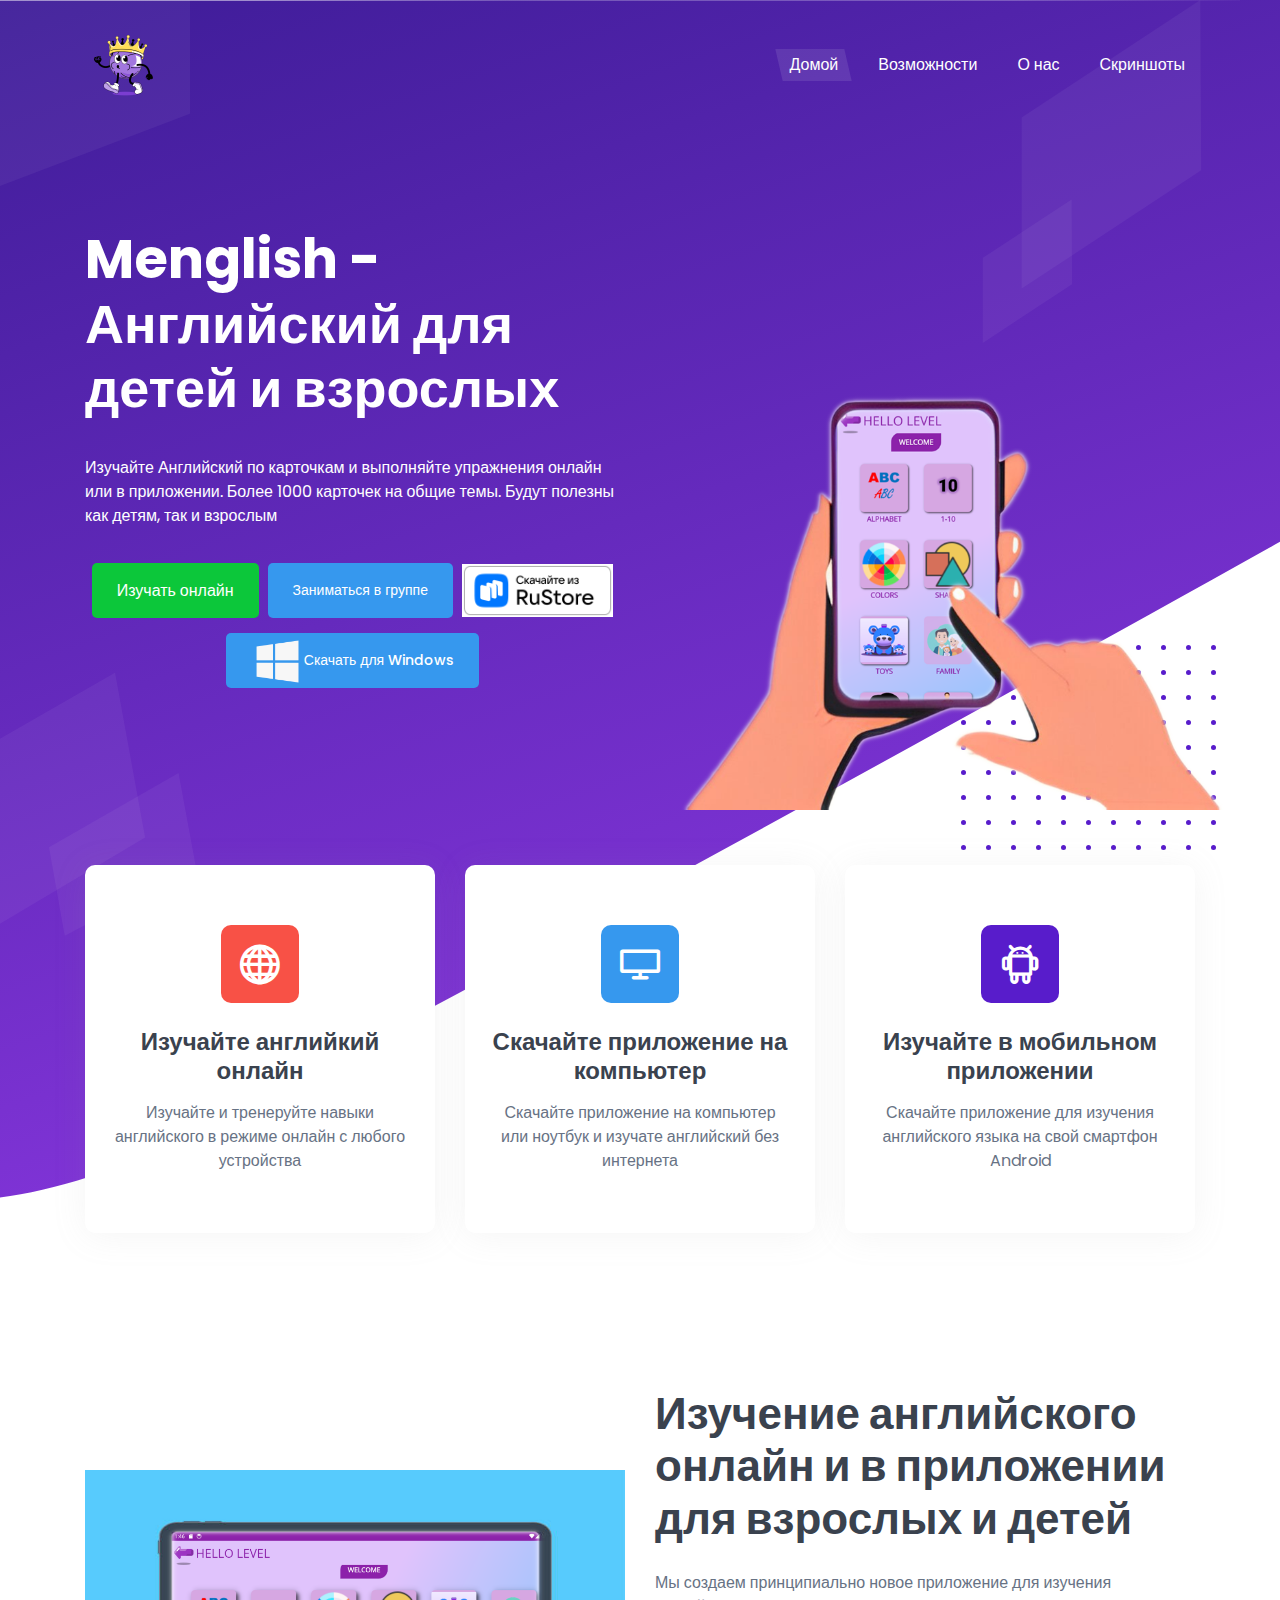
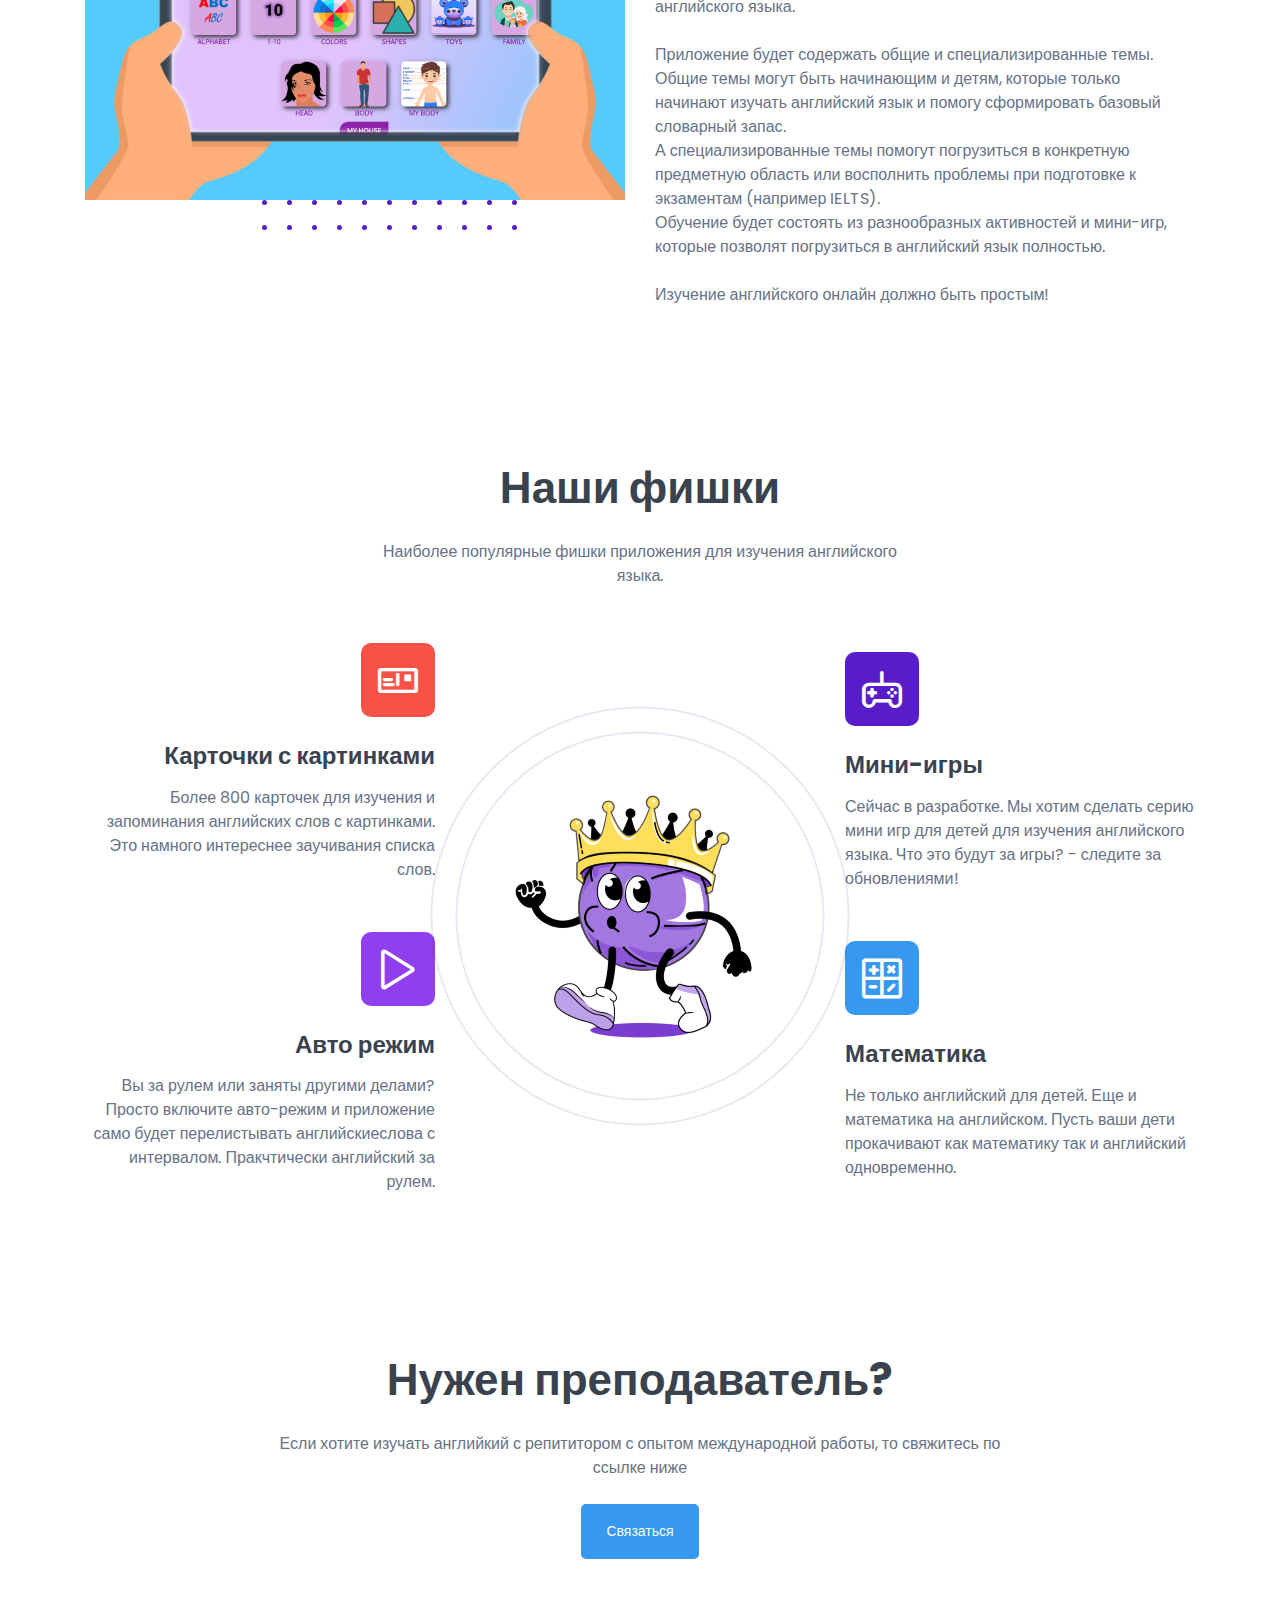
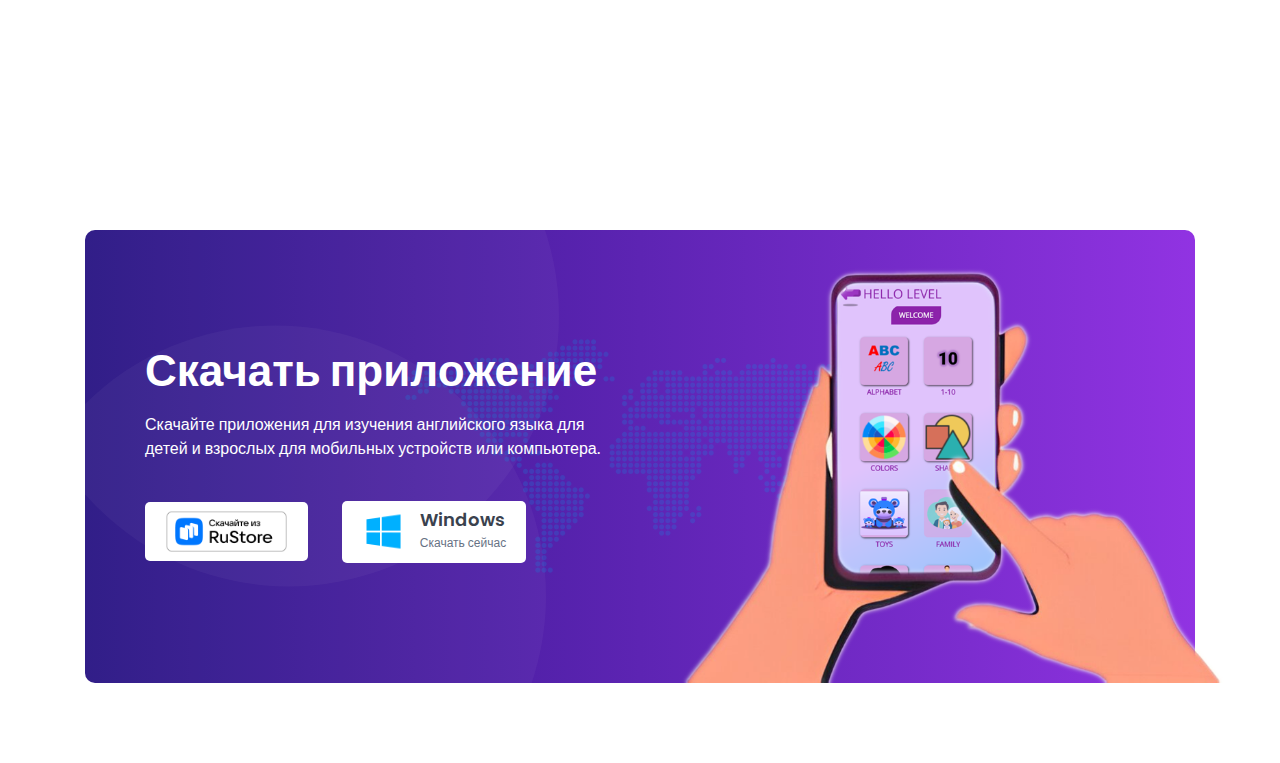
<file: index.html>
<!doctype html>
<html class="no-js" lang="en">

<head>
    <meta charset="utf-8">

    <!--====== Title ======-->
    <title>Menglish - Английский для детей и взрослых онлайн</title>

    <meta name="description" content="Приложение для изучения английского языка онлайн и в мобильном приложении">
    <meta name="keywords"
        content="английский язык, английский для детей, изучения английского, английский онлайн, английский для начинающих">
    <meta name="viewport" content="width=device-width, initial-scale=1">

    <!--====== Favicon Icon ======-->
    <link rel="shortcut icon" href="assets/images/favicon.png" type="image/png">
    <link rel="apple-touch-icon" href="assets/images/Icon-192.png">

    <!-- Favicon -->
    <link rel="icon" type="image/png" href="assets/images/favicon.png" />
    <link rel="icon" href="favicon.ico" />


    <!--====== Animate CSS ======-->
    <link rel="stylesheet" href="assets/css/animate.css">
    <link rel="stylesheet" href="assets/css/slick.css">



    <!--====== Line Icons CSS ======-->
    <link rel="stylesheet" href="assets/css/LineIcons.2.0.css">

    <!--====== Bootstrap CSS ======-->
    <link rel="stylesheet" href="assets/css/bootstrap.4.5.2.min.css">

    <!--====== Default CSS ======-->
    <link rel="stylesheet" href="assets/css/default.css">

    <!--====== Style CSS ======-->
    <link rel="stylesheet" href="assets/css/style.css">

</head>

<body>
    <!--[if IE]>
    <p class="browserupgrade">You are using an <strong>outdated</strong> browser. Please <a href="https://browsehappy.com/">upgrade your browser</a> to improve your experience and security.</p>
  <![endif]-->

    <!--====== PRELOADER PART START ======-->

    <div class="preloader">
        <div class="loader">
            <div class="ytp-spinner">
                <div class="ytp-spinner-container">
                    <div class="ytp-spinner-rotator">
                        <div class="ytp-spinner-left">
                            <div class="ytp-spinner-circle"></div>
                        </div>
                        <div class="ytp-spinner-right">
                            <div class="ytp-spinner-circle"></div>
                        </div>
                    </div>
                </div>
            </div>
        </div>
    </div>

    <!--====== PRELOADER PART ENDS ======-->

    <!--====== HEADER PART START ======-->

    <section class="header_area">
        <div class="header_navbar">
            <div class="container">
                <div class="row">
                    <div class="col-lg-12">
                        <nav class="navbar navbar-expand-lg">
                            <a class="navbar-brand" href="index.html">
                                <img height="80" src="assets/images/me_logo.png" alt="Logo">
                            </a>
                            <button class="navbar-toggler" type="button" data-toggle="collapse"
                                data-target="#navbarSupportedContent" aria-controls="navbarSupportedContent"
                                aria-expanded="false" aria-label="Toggle navigation">
                                <span class="toggler-icon"></span>
                                <span class="toggler-icon"></span>
                                <span class="toggler-icon"></span>
                            </button>

                            <div class="collapse navbar-collapse sub-menu-bar" id="navbarSupportedContent">
                                <ul id="nav" class="navbar-nav ml-auto">
                                    <li class="nav-item active">
                                        <a class="page-scroll" href="#home">Домой</a>
                                    </li>
                                    <li class="nav-item">
                                        <a class="page-scroll" href="#features">Возможности</a>
                                    </li>
                                    <li class="nav-item">
                                        <a class="page-scroll" href="#about">О нас</a>
                                    </li>
                                    <li class="nav-item">
                                        <a class="page-scroll" href="#screenshot">Скриншоты</a>
                                    </li>
                                    <!-- <li class="nav-item">
                                        <a class="page-scroll" href="#pricing">Pricing</a>
                                    </li>                                     -->
                                    <!-- <li class="nav-item">
                                        <a class="page-scroll" href="#blog">Блог</a>
                                    </li> -->
                                </ul>
                            </div> <!-- navbar collapse -->
                        </nav> <!-- navbar -->
                    </div>
                </div> <!-- row -->
            </div> <!-- container -->
        </div> <!-- header navbar -->

        <div id="home" class="header_hero d-lg-flex align-items-center">
            <img class="shape shape-1" src="assets/images/shape-1.svg" alt="shape">
            <img class="shape shape-2" src="assets/images/shape-2.svg" alt="shape">
            <img class="shape shape-3" src="assets/images/shape-3.svg" alt="shape">

            <div class="container">
                <div class="row align-items-center">
                    <div class="col-lg-6">
                        <div class="header_hero_content mt-45">
                            <h1 class="header_title wow fadeInLeftBig" data-wow-duration="1.3s" data-wow-delay="0.2s">
                                Menglish - Английский для детей и взрослых</h1>
                            <p class="wow fadeInLeftBig" data-wow-duration="1.3s" data-wow-delay="0.6s">
                                Изучайте Английский по карточкам и выполняйте упражнения онлайн или в приложении.
                                Более 1000 карточек на общие темы. Будут полезны как детям, так и взрослым
                            </p>
                            <ul>
                                <li><a class="online-btn wow fadeInUp" data-wow-duration="1.3s" data-wow-delay="1s"
                                        href="https://app.menglish.pro" target="_blank">Изучать онлайн</a></li>
                                <li><a class="main-btn wow fadeInUp" data-wow-duration="1.3s" data-wow-delay="1s"
                                        href="https://t.me/Arogachev" target="_blank">Заниматься в группе</a>
                                </li>
                                <li><a class="  wow fadeInUp" data-wow-duration="1.3s" data-wow-delay="1.4s"
                                        target="_blank"
                                        href="https://www.rustore.ru/catalog/app/com.antkurakin.menglish">
                                        <img src="assets/images/rustore.png" height="53"
                                            alt="Скачайте из RuStore" /></a></li>
                                <li><a class="main-btn wow fadeInUp" data-wow-duration="1.3s" data-wow-delay="1.4s"
                                        target="_blank" href="https://menglish.pro/installers/mysetup.exe">
                                        <img src="assets/images/windows3.png" height="53"
                                            alt="Скачайте для Windows" />Скачать для
                                        Windows</a></li>

                            </ul>
                        </div> <!-- header hero content -->
                    </div>
                </div> <!-- row -->
            </div> <!-- container -->
            <div class="header_image d-flex align-items-end">
                <div class="image wow fadeInRightBig" data-wow-duration="1.3s" data-wow-delay="1.8s">
                    <img src="assets/images/header_app2.png" alt="header App">
                    <img src="assets/images/dots.svg" alt="dots" class="dots">
                </div> <!-- image -->
            </div> <!-- header image -->
        </div> <!-- header hero -->
    </section>

    <!--====== HEADER PART ENDS ======-->

    <!--====== FEATURES PART START ======-->

    <section id="features" class="features_area pt-35 pb-80">
        <div class="container">
            <div class="row justify-content-center">
                <div class="col-lg-4 col-md-7 col-sm-8">
                    <div class="single_features mt-30 features_1 text-center wow fadeInUp" data-wow-duration="1.3s"
                        data-wow-delay="0.2s">
                        <div class="features_icon">
                            <i class="lni lni-world"></i>
                        </div>
                        <div class="features_content">
                            <h2 class="features_title">Изучайте английкий онлайн</h2>
                            <p>Изучайте и тренеруйте навыки английского в режиме онлайн с любого устройства</p>
                        </div>
                    </div> <!-- single featuresow -->
                </div>
                <div class="col-lg-4 col-md-7 col-sm-8">
                    <div class="single_features mt-30 features_2 text-center wow fadeInUp" data-wow-duration="1.3s"
                        data-wow-delay="0.5s">
                        <div class="features_icon">
                            <i class="lni lni-display"></i>
                        </div>
                        <div class="features_content">
                            <h2 class="features_title">Скачайте приложение на компьютер</h2>
                            <p>Скачайте приложение на компьютер или ноутбук и изучате английский без интернета</p>
                        </div>
                    </div> <!-- single featuresow -->
                </div>
                <div class="col-lg-4 col-md-7 col-sm-8">
                    <div class="single_features mt-30 features_3 text-center wow fadeInUp" data-wow-duration="1.3s"
                        data-wow-delay="0.9s">
                        <div class="features_icon">
                            <i class="lni lni-android"></i>
                        </div>
                        <div class="features_content">
                            <h2 class="features_title">Изучайте в мобильном приложении</h2>
                            <p>Скачайте приложение для изучения английского языка на свой смартфон Android</p>
                        </div>
                    </div> <!-- single featuresow -->
                </div>
            </div> <!-- row -->
        </div> <!-- container -->
    </section>

    <!--====== FEATURES PART ENDS ======-->

    <!--====== ABOUT PART START ======-->

    <section id="about" class="about_area pt-30 pb-80">
        <div class="container">
            <div class="row align-items-center">
                <div class="col-lg-6 col-md-9">
                    <div class="about_image mt-50 wow fadeInRightBig" data-wow-duration="1.3s" data-wow-delay="0.5s">
                        <img class="image" src="assets/images/about2.png" alt="about">
                        <img class="dots" src="assets/images/dots.svg" alt="dots">
                    </div> <!-- about image -->
                </div>
                <div class="col-lg-6">
                    <div class="about_content mt-45 wow fadeInLeftBig" data-wow-duration="1.3s" data-wow-delay="0.5s">
                        <div class="section_title">
                            <h2 class="title">Изучение английского онлайн и в приложении для взрослых и детей</h2>
                            <p>
                                Мы создаем принципиально новое приложение для изучения английского языка.
                                <br />
                                <br />

                                Приложение будет содержать общие и специализированные темы.
                                Общие темы могут быть начинающим и детям, которые только начинают изучать английский
                                язык и помогу сформировать базовый словарный запас.
                                <br />

                                А специализированные темы помогут погрузиться в конкретную предметную область или
                                восполнить проблемы при подготовке к экзаментам (например IELTS).
                                <br />
                                Обучение будет состоять из разнообразных активностей и мини-игр, которые позволят
                                погрузиться в английский язык полностью.
                                <br />
                                <br />

                                Изучение английского онлайн должно быть простым!

                            </p>
                        </div>
                        <!-- <a class="main-btn" href="#">Discover</a> -->

                    </div> <!-- about image -->
                </div>
            </div> <!-- row -->
        </div> <!-- container -->
    </section>

    <!--====== ABOUT PART ENDS ======-->

    <!--====== APP FEATURES PART START ======-->

    <section id="app_features" class="app_features_area pt-75 pb-80">
        <div class="container">
            <div class="row justify-content-center">
                <div class="col-lg-6">
                    <div class="section_title text-center">
                        <h2 class="title">Наши фишки </h2>
                        <p>Наиболее популярные фишки приложения для изучения английского языка.</p>
                    </div>
                </div>
            </div>
            <div class="row align-items-center justify-content-center">
                <div class="col-lg-4 col-md-6 order-md-1 order-lg-1">
                    <div class="app_features_content">
                        <div class="single_app_features app_features_1 text-md-right mt-55">
                            <div class="app_features_icon">
                                <i class="lni  lni-postcard"></i>
                            </div>
                            <div class="app_features_content">
                                <h3 class="app_features_title">Карточки с картинками</h3>
                                <p>Более 800 карточек для изучения и запоминания английских слов с картинками.
                                    Это намного интереснее заучивания списка слов.</p>
                            </div>
                        </div>
                        <div class="single_app_features app_features_2 text-md-right mt-50">
                            <div class="app_features_icon">
                                <i class="lni  lni-play"></i>
                            </div>
                            <div class="app_features_content">
                                <h3 class="app_features_title">Авто режим</h3>
                                <p>Вы за рулем или заняты другими делами? Просто включите авто-режим и приложение само
                                    будет перелистывать английскиеслова с интервалом. Пракчтически английский за рулем.
                                </p>
                            </div>
                        </div>
                    </div>
                </div>
                <div class="col-lg-4 col-md-6 order-md-3 order-lg-2">
                    <div class="app_features_image mt-50">
                        <img src="assets/images/me_logo.png" alt="">
                    </div>
                </div>
                <div class="col-lg-4 col-md-6 order-md-2 order-lg-3">
                    <div class="app_features_content">
                        <div class="single_app_features app_features_3 mt-50">
                            <div class="app_features_icon">
                                <i class="lni lni-game"></i>
                            </div>
                            <div class="app_features_content">
                                <h3 class="app_features_title">Мини-игры</h3>
                                <p>Сейчас в разработке. Мы хотим сделать серию мини игр для детей для изучения
                                    английского языка. Что это будут за игры? - следите за обновлениями!</p>
                            </div>
                        </div>
                        <div class="single_app_features app_features_4 mt-50">
                            <div class="app_features_icon">
                                <i class="lni lni-calculator"></i>
                            </div>
                            <div class="app_features_content">
                                <h3 class="app_features_title">Математика</h3>
                                <p>Не только английский для детей. Еще и математика на английском. Пусть ваши дети
                                    прокачивают как математику так и английский одновременно.</p>
                            </div>
                        </div>
                    </div>
                </div>
            </div>
        </div>
    </section>

    <!--====== APP FEATURES PART ENDS ======-->

    <!--====== HELP PART START ======-->

    <section id="video" class="video_area pt-80 pb-80">
        <div class="container">
            <div class="row justify-content-center">
                <div class="col-lg-8">
                    <div class="section_title text-center">
                        <h2 class="title">Нужен преподаватель?</h2>
                        <p>Если хотите изучать английкий с репититором с опытом международной работы, то свяжитесь по
                            ссылке ниже </p></br>

                        <a href="https://t.me/Arogachev" rel="nofollow" class="main-btn">Связаться</a>
                    </div> <!-- section title -->
                </div>
            </div> <!-- row -->
        </div> <!-- container -->
    </section>
    <!--====== HELP PART END ======-->


    <!-- 
    <section id="screenshot" class="d-none screenshot_area d-lg-flex align-items-center">
        <div class="container">
            <div class="row">
                <div class="col-lg-6">
                    <div class="screenshot_content wow fadeInUp" data-wow-duration="1.3s" data-wow-delay="0.2s"
                        style="visibility: visible; animation-duration: 1.3s; animation-delay: 0.2s; animation-name: fadeInUp;">
                        <div class="section_title">
                            <h4 class="title">Our Creative App Screenshots</h4>
                            <p>Lorem ipsum dolor sit amet, consetetur sadipscing labore et dolore malquyam erat, sed
                                diam voluptua. At
                                vero eos et accusam et justo doloes et ea rebum. Stet clita kasd gubergren, nod sea
                                takmaa santus est
                                Lorem ipsum dolor sit amet.</p>
                        </div>
                        <a href="https://preview.uideck.com/items/advanced/#" class="main-btn">Download App</a>
                    </div>
                </div>
            </div>
        </div>
        <div class="screenshot_slide">
            <div class="screenshot_active slick-initialized slick-slider"><span class="prev slick-arrow"
                    style="display: block;"><i class="lni lni-arrow-left"></i></span>




                <div class="slick-list draggable">
                    <div class="slick-track"
                        style="opacity: 1; width: 2880px; transform: translate3d(-576px, 0px, 0px);">
                        <div class="single_slider slick-slide slick-cloned" tabindex="-1" style="width: 288px;"
                            data-slick-index="-2" aria-hidden="true">
                            <img src="assets/images/screenshot-1.jpg" alt="Screen Shot">
                        </div>
                        <div class="single_slider slick-slide slick-cloned" tabindex="-1" style="width: 288px;"
                            data-slick-index="-1" aria-hidden="true">
                            <img src="assets/images/screenshot-2.jpg" alt="Screen Shot">
                        </div>
                        <div class="single_slider slick-slide slick-current slick-active" tabindex="0"
                            style="width: 288px;" data-slick-index="0" aria-hidden="false">
                            <img src="assets/images/screenshot-1.jpg" alt="Screen Shot">
                        </div>
                        <div class="single_slider slick-slide slick-active" tabindex="0" style="width: 288px;"
                            data-slick-index="1" aria-hidden="false">
                            <img src="assets/images/screenshot-2.jpg" alt="Screen Shot">
                        </div>
                        <div class="single_slider slick-slide" tabindex="-1" style="width: 288px;" data-slick-index="2"
                            aria-hidden="true">
                            <img src="assets/images/screenshot-3.jpg" alt="Screen Shot">
                        </div>
                        <div class="single_slider slick-slide" tabindex="-1" style="width: 288px;" data-slick-index="3"
                            aria-hidden="true">
                            <img src="assets/images/screenshot-2.jpg" alt="Screen Shot">
                        </div>
                        <div class="single_slider slick-slide slick-cloned" tabindex="-1" style="width: 288px;"
                            data-slick-index="4" aria-hidden="true">
                            <img src="assets/images/screenshot-1.jpg" alt="Screen Shot">
                        </div>
                        <div class="single_slider slick-slide slick-cloned" tabindex="-1" style="width: 288px;"
                            data-slick-index="5" aria-hidden="true">
                            <img src="assets/images/screenshot-2.jpg" alt="Screen Shot">
                        </div>
                        <div class="single_slider slick-slide slick-cloned" tabindex="-1" style="width: 288px;"
                            data-slick-index="6" aria-hidden="true">
                            <img src="assets/images/screenshot-3.jpg" alt="Screen Shot">
                        </div>
                        <div class="single_slider slick-slide slick-cloned" tabindex="-1" style="width: 288px;"
                            data-slick-index="7" aria-hidden="true">
                            <img src="assets/images/screenshot-2.jpg" alt="Screen Shot">
                        </div>
                    </div>
                </div><span class="next slick-arrow" style="display: block;"><i class="lni lni-arrow-right"></i></span>
            </div>
        </div>
    </section> -->


    <!--====== PRICNG PART START ======-->

    <section id="pricing" class="d-none  pricing_area mt-80 pt-75 pb-80">
        <div class="container">
            <div class="row justify-content-center">
                <div class="col-lg-6">
                    <div class="section_title text-center pb-25">
                        <h4 class="title">Choose a Plan</h4>
                        <p>Lorem ipsum dolor sit amet, consetetur sadipscing elitr, sediam nonumy eirmod tempor invidunt
                            ut labore et dolore.</p>
                    </div> <!-- section title -->
                </div>
            </div> <!-- row -->
            <div class="row justify-content-center">
                <div class="col-lg-4 col-md-8 col-sm-10">
                    <div class="single_pricing text-center pricing_color_1 mt-30 wow fadeInUp" data-wow-duration="1.3s"
                        data-wow-delay="0.2s">
                        <div class="pricing_top_bar">
                            <h5 class="pricing_title">Startup</h5>
                            <i class="lni lni-coffee-cup"></i>
                            <span class="price">$9.00</span>
                        </div>
                        <div class="pricing_list">
                            <ul>
                                <li>24/7 Support</li>
                                <li>Free Update</li>
                                <li>unimited download</li>
                            </ul>
                        </div>
                        <div class="pricing_btn">
                            <a href="#" class="main-btn main-btn-2">Get Started</a>
                        </div>
                    </div> <!-- single pricing -->
                </div>
                <div class="col-lg-4 col-md-8 col-sm-10">
                    <div class="single_pricing text-center pricing_active pricing_color_2 mt-30 wow fadeInUp"
                        data-wow-duration="1.3s" data-wow-delay="0.5s">
                        <div class="pricing_top_bar">
                            <h5 class="pricing_title">Standard</h5>
                            <i class="lni lni-crown"></i>
                            <span class="price">$15.00</span>
                        </div>
                        <div class="pricing_list">
                            <ul>
                                <li>24/7 Support</li>
                                <li>Free Update</li>
                                <li>unimited download</li>
                            </ul>
                        </div>
                        <div class="pricing_btn">
                            <a href="#" class="main-btn">Get Started</a>
                        </div>
                    </div> <!-- single pricing -->
                </div>
                <div class="col-lg-4 col-md-8 col-sm-10">
                    <div class="single_pricing text-center pricing_color_3 mt-30 wow fadeInUp" data-wow-duration="1.3s"
                        data-wow-delay="0.8s">
                        <div class="pricing_top_bar">
                            <h5 class="pricing_title">Premium</h5>
                            <i class="lni lni-diamond-alt"></i>
                            <span class="price">$20.00</span>
                        </div>
                        <div class="pricing_list">
                            <ul>
                                <li>24/7 Support</li>
                                <li>Free Update</li>
                                <li>unimited download</li>
                            </ul>
                        </div>
                        <div class="pricing_btn">
                            <a href="#" class="main-btn main-btn-2">Get Started</a>
                        </div>
                    </div> <!-- single pricing -->
                </div>
            </div> <!-- row -->
        </div> <!-- container -->
    </section>

    <!--====== PRICNG PART ENDS ======-->

    <!--====== DOWNLOAD APP PART START ======-->

    <section id="download" class="download_app_area pt-80 mb-80">
        <div class="container">
            <div class="download_app">
                <div class="download_shape">
                    <img src="assets/images/shape-5.svg" alt="shape">
                </div>
                <div class="download_shape_2">
                    <img src="assets/images/shape-6.png" alt="shape">
                </div>
                <div class="download_app_content">
                    <h2 class="download_title">Скачать приложение</h2>
                    <p>Скачайте приложения для изучения английского языка для детей и взрослых
                        для мобильных устройств или компьютера.</p>
                    <ul>
                        <li>
                            <a class="d-flex align-items-center"
                                href="https://www.rustore.ru/catalog/app/com.antkurakin.menglish">
                                <img src="assets/images/rustore.png" height="43" alt="Скачайте из RuStore" />
                                <!-- <span class="content media-body">
                                    <h6 class="title">Play Store</h6>
                                    <p>Download Now</p>
                                </span> -->
                            </a>
                        </li>
                        <li>
                            <a class="d-flex align-items-center" href="https://menglish.pro/installers/mysetup.exe">
                                <img src="assets/images/windows.png" height="43" alt="Скачайте для Windows" />
                                <span class="content media-body">
                                    <h6 class="title">Windows</h6>
                                    <p>Скачать сейчас</p>
                                </span>
                            </a>
                        </li>
                        <!-- <li>
                            <a class="d-flex align-items-center" href="#">
                                <span class="icon">
                                    <i class="lni lni-apple"></i>
                                </span>
                                <span class="content">
                                    <h6 class="title">App Store</h6>
                                    <p>Download Now</p>
                                </span>
                            </a>
                        </li> -->
                    </ul>
                </div> <!-- download app content -->
            </div> <!-- download app -->
        </div> <!-- container -->
        <div class="download_app_image d-none d-lg-flex align-items-end">
            <div class="image wow fadeInRightBig" data-wow-duration="1.3s" data-wow-delay="0.5s">
                <img src="assets/images/header_app2.png" alt="download">
            </div>

            <!-- image -->
        </div> <!-- download app image -->
    </section>

    <!--====== DOWNLOAD APP PART ENDS ======-->

    <!--====== BLOG PART START ======-->

    <section id="blog" class=" d-none blog_area pt-80 pb-80">
        <div class="container">
            <div class="row justify-content-center">
                <div class="col-lg-6">
                    <div class="section_title text-center pb-25">
                        <h4 class="title">Сколько слов нужно знать</h4>
                        <p>По статистике носитель английского языка активно использует от 15000 до 40000 слов.
                            Однако, нужно знать всего 5000 слов, чтобы поддерживать бытовой разговор на английском</p>
                    </div> <!-- section title -->
                </div>
            </div> <!-- row -->
            <div class="row justify-content-center">
                <div class="col-lg-4 col-md-8">
                    <div class="single_blog blog_1 mt-30 wow fadeInUp" data-wow-duration="1.3s" data-wow-delay="0.2s">
                        <div class="blog_image">
                            <img src="assets/images/blog-1.jpg" alt="blog">
                        </div>
                        <div class="blog_content">
                            <!-- <div class="blog_meta d-flex justify-content-between">
                                <div class="meta_date">
                                    <span>20 December, 2023</span>
                                </div>
                                <div class="meta_like">
                                    <ul>
                                        <li><a href="#"><i class="lni lni-comments-alt"></i> 20</a></li>
                                        <li><a href="#"><i class="lni lni-heart"></i> 15</a></li>
                                    </ul>
                                </div>
                            </div> -->
                            <h4 class="blog_title"> Сколько слов нужно знать для того, чтобы общаться на английском?
                            </h4>
                            <h4 class="blog_title"> нужно знать всего 5000 слов, чтобы поддерживать бытовой разговор на
                                английском </h4>
                            <a href="#" class="main-btn">Read More</a>
                        </div>
                    </div> <!-- single blog -->
                </div>
                <div class="col-lg-4 col-md-8">
                    <div class="single_blog blog_2 mt-30 wow fadeInUp" data-wow-duration="1.3s" data-wow-delay="0.5s">
                        <div class="blog_image">
                            <img src="assets/images/blog-2.jpg" alt="blog">
                        </div>
                        <div class="blog_content">
                            <div class="blog_meta d-flex justify-content-between">
                                <div class="meta_date">
                                    <span>20 December, 2023</span>
                                </div>
                                <div class="meta_like">
                                    <ul>
                                        <li><a href="#"><i class="lni lni-comments-alt"></i> 20</a></li>
                                        <li><a href="#"><i class="lni lni-heart"></i> 15</a></li>
                                    </ul>
                                </div>
                            </div>
                            <h4 class="blog_title"><a href="#">Easy to use and customize the App.</a></h4>
                            <a href="#" class="main-btn">Read More</a>
                        </div>
                    </div> <!-- single blog -->
                </div>
                <div class="col-lg-4 col-md-8">
                    <div class="single_blog blog_3 mt-30 wow fadeInUp" data-wow-duration="1.3s" data-wow-delay="0.8s">
                        <div class="blog_image">
                            <img src="assets/images/blog-3.jpg" alt="blog">
                        </div>
                        <div class="blog_content">
                            <div class="blog_meta d-flex justify-content-between">
                                <div class="meta_date">
                                    <span>20 December, 2023</span>
                                </div>
                                <div class="meta_like">
                                    <ul>
                                        <li><a href="#"><i class="lni lni-comments-alt"></i> 20</a></li>
                                        <li><a href="#"><i class="lni lni-heart"></i> 15</a></li>
                                    </ul>
                                </div>
                            </div>
                            <h4 class="blog_title"><a href="#">Super fast and strong security.</a></h4>
                            <a href="#" class="main-btn">Read More</a>
                        </div>
                    </div> <!-- single blog -->
                </div>
            </div> <!-- row -->
        </div> <!-- container -->
    </section>

    <!--====== BLOG PART ENDS ======-->

    <!--====== FOOTER PART START ======-->

    <section id="footer" class=" d-none footer_area pt-75 pb-80">
        <div class="container">
            <div class="row justify-content-center">
                <div class="col-lg-7">
                    <div class="footer_subscribe text-center">
                        <h3 class="subscribe_title">Subscribe our newsletter</h3>
                        <p>Join thousands of users who believe this is the one app.</p>

                        <div class="subscribe_form">
                            <form action="#">
                                <input type="text" placeholder="Enter Email...">
                                <button class="main-btn">Subscribe</button>
                            </form>
                        </div> <!-- subscribe form -->
                    </div> <!-- footer subscribe -->
                    <div class="footer_social text-center mt-60">
                        <ul>
                            <li><a href="#"><span class="lni lni-facebook-filled"></span></a></li>
                            <li><a href="#"><span class="lni lni-twitter-original"></span></a></li>
                            <li><a href="#"><span class="lni lni-instagram-filled"></span></a></li>
                            <li><a href="#"><span class="lni lni-linkedin-original"></span></a></li>
                        </ul>
                    </div> <!-- footer social -->
                    <div class="footer_copyright text-center mt-55">
                        <p>Copyright &copy; 2024. Designed and Developed by Anton Kurakin</p>
                    </div> <!-- footer copyright -->
                </div>
            </div> <!-- row -->
        </div> <!-- container -->
    </section>

    <!--====== FOOTER PART ENDS ======-->

    <!--====== BACK TOP TOP PART START ======-->

    <a href="#" class="back-to-top"><i class="lni lni-chevron-up"></i></a>

    <!--====== BACK TOP TOP PART ENDS ======-->

    <!--====== PART START ======-->

    <!--
    <section class="">
        <div class="container">
            <div class="row">
                <div class="col-lg-">
                    
                </div>
            </div>
        </div>
    </section>
-->

    <!--====== PART ENDS ======-->





    <!--====== Jquery js ======-->
    <script src="assets/js/vendor/jquery-1.12.4.min.js"></script>
    <script src="assets/js/vendor/modernizr-3.7.1.min.js"></script>

    <!--====== Bootstrap js ======-->
    <script src="assets/js/popper.min.js"></script>
    <script src="assets/js/bootstrap.4.5.2.min.js"></script>


    <!--====== Scrolling Nav js ======-->
    <script src="assets/js/jquery.easing.min.js"></script>
    <script src="assets/js/scrolling-nav.js"></script>

    <!--====== wow js ======-->
    <script src="assets/js/wow.min.js"></script>
    <script src="assets/js/slick.min.js"></script>
    <!--====== Main js ======-->
    <script src="assets/js/main.js"></script>


</body>

</html>
</file>
<file: assets/css/default.css>
/* Deafult Margin & Padding */
/*-- Margin Top --*/
.mt-5 {
	margin-top: 5px;
}
.mt-10 {
	margin-top: 10px;
}
.mt-15 {
	margin-top: 15px;
}
.mt-20 {
	margin-top: 20px;
}
.mt-25 {
	margin-top: 25px;
}
.mt-30 {
	margin-top: 30px;
}
.mt-35 {
	margin-top: 35px;
}
.mt-40 {
	margin-top: 40px;
}
.mt-45 {
	margin-top: 45px;
}
.mt-50 {
	margin-top: 50px;
}
.mt-55 {
	margin-top: 55px;
}
.mt-60 {
	margin-top: 60px;
}
.mt-65 {
	margin-top: 65px;
}
.mt-70 {
	margin-top: 70px;
}
.mt-75 {
	margin-top: 75px;
}
.mt-80 {
	margin-top: 80px;
}
.mt-85 {
	margin-top: 85px;
}
.mt-90 {
	margin-top: 90px;
}
.mt-95 {
	margin-top: 95px;
}
.mt-100 {
	margin-top: 100px;
}
.mt-105 {
	margin-top: 105px;
}
.mt-110 {
	margin-top: 110px;
}
.mt-115 {
	margin-top: 115px;
}
.mt-120 {
	margin-top: 120px;
}
.mt-125 {
	margin-top: 125px;
}
.mt-130 {
	margin-top: 130px;
}
.mt-135 {
	margin-top: 135px;
}
.mt-140 {
	margin-top: 140px;
}
.mt-145 {
	margin-top: 145px;
}
.mt-150 {
	margin-top: 150px;
}
.mt-155 {
	margin-top: 155px;
}
.mt-160 {
	margin-top: 160px;
}
.mt-165 {
	margin-top: 165px;
}
.mt-170 {
	margin-top: 170px;
}
.mt-175 {
	margin-top: 175px;
}
.mt-180 {
	margin-top: 180px;
}
.mt-185 {
	margin-top: 185px;
}
.mt-190 {
	margin-top: 190px;
}
.mt-195 {
	margin-top: 195px;
}
.mt-200 {
	margin-top: 200px;
}
/*-- Margin Bottom --*/

.mb-5 {
	margin-bottom: 5px;
}
.mb-10 {
	margin-bottom: 10px;
}
.mb-15 {
	margin-bottom: 15px;
}
.mb-20 {
	margin-bottom: 20px;
}
.mb-25 {
	margin-bottom: 25px;
}
.mb-30 {
	margin-bottom: 30px;
}
.mb-35 {
	margin-bottom: 35px;
}
.mb-40 {
	margin-bottom: 40px;
}
.mb-45 {
	margin-bottom: 45px;
}
.mb-50 {
	margin-bottom: 50px;
}
.mb-55 {
	margin-bottom: 55px;
}
.mb-60 {
	margin-bottom: 60px;
}
.mb-65 {
	margin-bottom: 65px;
}
.mb-70 {
	margin-bottom: 70px;
}
.mb-75 {
	margin-bottom: 75px;
}
.mb-80 {
	margin-bottom: 80px;
}
.mb-85 {
	margin-bottom: 85px;
}
.mb-90 {
	margin-bottom: 90px;
}
.mb-95 {
	margin-bottom: 95px;
}
.mb-100 {
	margin-bottom: 100px;
}
.mb-105 {
	margin-bottom: 105px;
}
.mb-110 {
	margin-bottom: 110px;
}
.mb-115 {
	margin-bottom: 115px;
}
.mb-120 {
	margin-bottom: 120px;
}
.mb-125 {
	margin-bottom: 125px;
}
.mb-130 {
	margin-bottom: 130px;
}
.mb-135 {
	margin-bottom: 135px;
}
.mb-140 {
	margin-bottom: 140px;
}
.mb-145 {
	margin-bottom: 145px;
}
.mb-150 {
	margin-bottom: 150px;
}
.mb-155 {
	margin-bottom: 155px;
}
.mb-160 {
	margin-bottom: 160px;
}
.mb-165 {
	margin-bottom: 165px;
}
.mb-170 {
	margin-bottom: 170px;
}
.mb-175 {
	margin-bottom: 175px;
}
.mb-180 {
	margin-bottom: 180px;
}
.mb-185 {
	margin-bottom: 185px;
}
.mb-190 {
	margin-bottom: 190px;
}
.mb-195 {
	margin-bottom: 195px;
}
.mb-200 {
	margin-bottom: 200px;
}
/*-- margin left --*/
.ml-5 {
	margin-left: 5px;
}
.ml-10 {
	margin-left: 10px;
}
.ml-15 {
	margin-left: 15px;
}
.ml-20 {
	margin-left: 20px;
}
.ml-25 {
	margin-left: 25px;
}
.ml-30 {
	margin-left: 30px;
}
.ml-35 {
	margin-left: 35px;
}
.ml-40 {
	margin-left: 40px;
}
.ml-45 {
	margin-left: 45px;
}
.ml-50 {
	margin-left: 50px;
}
.ml-55 {
	margin-left: 55px;
}
.ml-60 {
	margin-left: 60px;
}
.ml-65 {
	margin-left: 65px;
}
.ml-70 {
	margin-left: 70px;
}
.ml-75 {
	margin-left: 75px;
}
.ml-80 {
	margin-left: 80px;
}
.ml-85 {
	margin-left: 85px;
}
.ml-90 {
	margin-left: 90px;
}
.ml-95 {
	margin-left: 95px;
}
.ml-100 {
	margin-left: 100px;
}
.ml-105 {
	margin-left: 105px;
}
.ml-110 {
	margin-left: 110px;
}
.ml-115 {
	margin-left: 115px;
}
.ml-120 {
	margin-left: 120px;
}
.ml-125 {
	margin-left: 125px;
}
.ml-130 {
	margin-left: 130px;
}
.ml-135 {
	margin-left: 135px;
}
.ml-140 {
	margin-left: 140px;
}
.ml-145 {
	margin-left: 145px;
}
.ml-150 {
	margin-left: 150px;
}
.ml-155 {
	margin-left: 155px;
}
.ml-160 {
	margin-left: 160px;
}
.ml-165 {
	margin-left: 165px;
}
.ml-170 {
	margin-left: 170px;
}
.ml-175 {
	margin-left: 175px;
}
.ml-180 {
	margin-left: 180px;
}
.ml-185 {
	margin-left: 185px;
}
.ml-190 {
	margin-left: 190px;
}
.ml-195 {
	margin-left: 195px;
}
.ml-200 {
	margin-left: 200px;
}
/*-- margin right --*/
.mr-5 {
	margin-right: 5px;
}
.mr-10 {
	margin-right: 10px;
}
.mr-15 {
	margin-right: 15px;
}
.mr-20 {
	margin-right: 20px;
}
.mr-25 {
	margin-right: 25px;
}
.mr-30 {
	margin-right: 30px;
}
.mr-35 {
	margin-right: 35px;
}
.mr-40 {
	margin-right: 40px;
}
.mr-45 {
	margin-right: 45px;
}
.mr-50 {
	margin-right: 50px;
}
.mr-55 {
	margin-right: 55px;
}
.mr-60 {
	margin-right: 60px;
}
.mr-65 {
	margin-right: 65px;
}
.mr-70 {
	margin-right: 70px;
}
.mr-75 {
	margin-right: 75px;
}
.mr-80 {
	margin-right: 80px;
}
.mr-85 {
	margin-right: 85px;
}
.mr-90 {
	margin-right: 90px;
}
.mr-95 {
	margin-right: 95px;
}
.mr-100 {
	margin-right: 100px;
}
.mr-105 {
	margin-right: 105px;
}
.mr-110 {
	margin-right: 110px;
}
.mr-115 {
	margin-right: 115px;
}
.mr-120 {
	margin-right: 120px;
}
.mr-125 {
	margin-right: 125px;
}
.mr-130 {
	margin-right: 130px;
}
.mr-135 {
	margin-right: 135px;
}
.mr-140 {
	margin-right: 140px;
}
.mr-145 {
	margin-right: 145px;
}
.mr-150 {
	margin-right: 150px;
}
.mr-155 {
	margin-right: 155px;
}
.mr-160 {
	margin-right: 160px;
}
.mr-165 {
	margin-right: 165px;
}
.mr-170 {
	margin-right: 170px;
}
.mr-175 {
	margin-right: 175px;
}
.mr-180 {
	margin-right: 180px;
}
.mr-185 {
	margin-right: 185px;
}
.mr-190 {
	margin-right: 190px;
}
.mr-195 {
	margin-right: 195px;
}
.mr-200 {
	margin-right: 200px;
}


/*-- Padding Top --*/

.pt-5 {
	padding-top: 5px;
}
.pt-10 {
	padding-top: 10px;
}
.pt-15 {
	padding-top: 15px;
}
.pt-20 {
	padding-top: 20px;
}
.pt-25 {
	padding-top: 25px;
}
.pt-30 {
	padding-top: 30px;
}
.pt-35 {
	padding-top: 35px;
}
.pt-40 {
	padding-top: 40px;
}
.pt-45 {
	padding-top: 45px;
}
.pt-50 {
	padding-top: 50px;
}
.pt-55 {
	padding-top: 55px;
}
.pt-60 {
	padding-top: 60px;
}
.pt-65 {
	padding-top: 65px;
}
.pt-70 {
	padding-top: 70px;
}
.pt-75 {
	padding-top: 75px;
}
.pt-80 {
	padding-top: 80px;
}
.pt-85 {
	padding-top: 85px;
}
.pt-90 {
	padding-top: 90px;
}
.pt-95 {
	padding-top: 95px;
}
.pt-100 {
	padding-top: 100px;
}
.pt-105 {
	padding-top: 105px;
}
.pt-110 {
	padding-top: 110px;
}
.pt-115 {
	padding-top: 115px;
}
.pt-120 {
	padding-top: 120px;
}
.pt-125 {
	padding-top: 125px;
}
.pt-130 {
	padding-top: 130px;
}
.pt-135 {
	padding-top: 135px;
}
.pt-140 {
	padding-top: 140px;
}
.pt-145 {
	padding-top: 145px;
}
.pt-150 {
	padding-top: 150px;
}
.pt-155 {
	padding-top: 155px;
}
.pt-160 {
	padding-top: 160px;
}
.pt-165 {
	padding-top: 165px;
}
.pt-170 {
	padding-top: 170px;
}
.pt-175 {
	padding-top: 175px;
}
.pt-180 {
	padding-top: 180px;
}
.pt-185 {
	padding-top: 185px;
}
.pt-190 {
	padding-top: 190px;
}
.pt-195 {
	padding-top: 195px;
}
.pt-200 {
	padding-top: 200px;
}
/*-- Padding Bottom --*/

.pb-5 {
	padding-bottom: 5px;
}
.pb-10 {
	padding-bottom: 10px;
}
.pb-15 {
	padding-bottom: 15px;
}
.pb-20 {
	padding-bottom: 20px;
}
.pb-25 {
	padding-bottom: 25px;
}
.pb-30 {
	padding-bottom: 30px;
}
.pb-35 {
	padding-bottom: 35px;
}
.pb-40 {
	padding-bottom: 40px;
}
.pb-45 {
	padding-bottom: 45px;
}
.pb-50 {
	padding-bottom: 50px;
}
.pb-55 {
	padding-bottom: 55px;
}
.pb-60 {
	padding-bottom: 60px;
}
.pb-65 {
	padding-bottom: 65px;
}
.pb-70 {
	padding-bottom: 70px;
}
.pb-75 {
	padding-bottom: 75px;
}
.pb-80 {
	padding-bottom: 80px;
}
.pb-85 {
	padding-bottom: 85px;
}
.pb-90 {
	padding-bottom: 90px;
}
.pb-95 {
	padding-bottom: 95px;
}
.pb-100 {
	padding-bottom: 100px;
}
.pb-105 {
	padding-bottom: 105px;
}
.pb-110 {
	padding-bottom: 110px;
}
.pb-115 {
	padding-bottom: 115px;
}
.pb-120 {
	padding-bottom: 120px;
}
.pb-125 {
	padding-bottom: 125px;
}
.pb-130 {
	padding-bottom: 130px;
}
.pb-135 {
	padding-bottom: 135px;
}
.pb-140 {
	padding-bottom: 140px;
}
.pb-145 {
	padding-bottom: 145px;
}
.pb-150 {
	padding-bottom: 150px;
}
.pb-155 {
	padding-bottom: 155px;
}
.pb-160 {
	padding-bottom: 160px;
}
.pb-165 {
	padding-bottom: 165px;
}
.pb-170 {
	padding-bottom: 170px;
}
.pb-175 {
	padding-bottom: 175px;
}
.pb-180 {
	padding-bottom: 180px;
}
.pb-185 {
	padding-bottom: 185px;
}
.pb-190 {
	padding-bottom: 190px;
}
.pb-195 {
	padding-bottom: 195px;
}
.pb-200 {
	padding-bottom: 200px;
}

/*-- Padding left --*/

.pl-0 {
	padding-left: 0px;
}
.pl-5 {
	padding-left: 5px;
}
.pl-10 {
	padding-left: 10px;
}
.pl-15 {
	padding-left: 15px;
}
.pl-20 {
	padding-left: 20px;
}
.pl-25 {
	padding-left: 25px;
}
.pl-30 {
	padding-left: 30px;
}
.pl-35 {
	padding-left: 35px;
}
.pl-40 {
	padding-left: 40px;
}
.pl-45 {
	padding-left: 45px;
}
.pl-50 {
	padding-left: 50px;
}
.pl-55 {
	padding-left: 55px;
}
.pl-60 {
	padding-left: 60px;
}
.pl-65 {
	padding-left: 65px;
}
.pl-70 {
	padding-left: 70px;
}
.pl-75 {
	padding-left: 75px;
}
.pl-80 {
	padding-left: 80px;
}
.pl-85 {
	padding-left: 85px;
}
.pl-90 {
	padding-left: 90px;
}
.pl-100 {
	padding-left: 100px;
}
.pl-105 {
	padding-left: 105px;
}
.pl-110 {
	padding-left: 110px;
}
.pl-115 {
	padding-left: 115px;
}
.pl-120 {
	padding-left: 120px;
}
.pl-125 {
	padding-left: 125px;
}
/*-- Padding right --*/

.pr-0 {
	padding-right: 0px;
}
.pr-5 {
	padding-right: 5px;
}
.pr-10 {
	padding-right: 10px;
}
.pr-15 {
	padding-right: 15px;
}
.pr-20 {
	padding-right: 20px;
}
.pr-25 {
	padding-right: 25px;
}
.pr-30 {
	padding-right: 30px;
}
.pr-35 {
	padding-right: 35px;
}
.pr-40 {
	padding-right: 40px;
}
.pr-45 {
	padding-right: 45px;
}
.pr-50 {
	padding-right: 50px;
}
.pr-55 {
	padding-right: 55px;
}
.pr-60 {
	padding-right: 60px;
}
.pr-65 {
	padding-right: 65px;
}
.pr-70 {
	padding-right: 70px;
}
.pr-75 {
	padding-right: 75px;
}
.pr-80 {
	padding-right: 80px;
}
.pr-85 {
	padding-right: 85px;
}
.pr-90 {
	padding-right: 90px;
}
.pr-95 {
	padding-right: 95px;
}
.pr-100 {
	padding-right: 100px;
}
.pr-105 {
	padding-right: 105px;
}
/* Background Color */

.gray-bg {
	background: #f6f6f6;
}
.white-bg {
	background: #fff;
}
.black-bg {
	background: #222;
}
/* Color */

.white {
	color: #fff;
}
.black {
	color: #222;
}
/* black overlay */

[data-overlay] {
	position: relative;
}
[data-overlay]::before {
	background: #000 none repeat scroll 0 0;
	content: "";
	height: 100%;
	left: 0;
	position: absolute;
	top: 0;
	width: 100%;
	z-index: 1;
}
[data-overlay="3"]::before {
	opacity: 0.3;
}
[data-overlay="4"]::before {
	opacity: 0.4;
}
[data-overlay="5"]::before {
	opacity: 0.5;
}
[data-overlay="6"]::before {
	opacity: 0.6;
}
[data-overlay="7"]::before {
	opacity: 0.7;
}
[data-overlay="8"]::before {
	opacity: 0.8;
}
[data-overlay="9"]::before {
	opacity: 0.9;
}
</file>
<file: assets/css/style.css>
/*-----------------------------------------------------------------------------------

    Template Name: Advanced App Landing Page Template
    Author: UIdeck
    Version: 1.0

-----------------------------------------------------------------------------------

    CSS INDEX
    ===================

    01. Theme default CSS
	02. Header
    03. Hero
	04. Footer

-----------------------------------------------------------------------------------*/
/*===========================
      01.COMMON css 
===========================*/
@import url("https://fonts.googleapis.com/css?family=Poppins:300,400,500,600,700&display=swap");
body {
  font-family: "Poppins", sans-serif;
  font-weight: normal;
  font-style: normal;
  color: #677284;
}

* {
  margin: 0;
  padding: 0;
  -webkit-box-sizing: border-box;
  box-sizing: border-box;
}

img {
  max-width: 100%;
}

a:focus,
input:focus,
textarea:focus,
button:focus {
  text-decoration: none;
  outline: none;
}

a:focus,
a:hover {
  text-decoration: none;
}

i,
span,
a {
  display: inline-block;
}

audio,
canvas,
iframe,
img,
svg,
video {
  vertical-align: middle;
}

h1,
h2,
h3,
h4,
h5,
h6 {
  font-family: "Poppins", sans-serif;
  font-weight: 700;
  color: #3A424E;
  margin: 0px;
}

h1 {
  font-size: 48px;
}

h2 {
  font-size: 36px;
}

h3 {
  font-size: 28px;
}

h4 {
  font-size: 22px;
}

h5 {
  font-size: 18px;
}

h6 {
  font-size: 16px;
}

ul, ol {
  margin: 0px;
  padding: 0px;
  list-style-type: none;
}

p {
  font-size: 16px;
  font-weight: 400;
  line-height: 24px;
  color: #677284;
  margin: 0px;
}

.bg_cover {
  background-position: center center;
  background-size: cover;
  background-repeat: no-repeat;
  width: 100%;
  height: 100%;
}

/*===== All Button Style =====*/
.main-btn {
  display: inline-block;
  font-weight: 500;
  text-align: center;
  /* white-space: pre-wrap; */
  vertical-align: middle;
  -webkit-user-select: none;
  -moz-user-select: none;
  -ms-user-select: none;
  user-select: none;
  border: 0;
  padding: 0 25px;
  font-size: 14px;
  height: 55px;
  /* width: 200px; */
  line-height: 55px;
  word-wrap: break-word;
  border-radius: 5px;
  color: #fff;
  cursor: pointer;
  z-index: 5;
  -webkit-transition: all 0.4s ease-out 0s;
  transition: all 0.4s ease-out 0s;
  background-color: #3698EE;
}

@media (max-width: 767px) {
  /* .main-btn {
    padding: 0 15px;
    height: 45px;
    line-height: 45px;
    font-size: 14px;
  } */
}

.main-btn:hover {
  background-color: rgba(54, 152, 238, 0.8);
  color: #fff;
  -webkit-box-shadow: 0 5px 15px rgba(0, 0, 0, 0.2);
  box-shadow: 0 5px 15px rgba(0, 0, 0, 0.2);
}

.main-btn.main-btn-2 {
  background-color: transparent;
  color: #fff;
  border: 2px solid #fff;
  line-height: 53px;
}

@media (max-width: 767px) {
  .main-btn.main-btn-2 {
    /* line-height: 41px; */
  }
}

.main-btn.main-btn-2:hover {
  -webkit-box-shadow: 0 5px 15px rgba(0, 0, 0, 0.2);
  box-shadow: 0 5px 15px rgba(0, 0, 0, 0.2);
}

.online-btn {
  display: inline-block;
  font-weight: 500;
  text-align: center;
  white-space: nowrap;
  vertical-align: middle;
  -webkit-user-select: none;
  -moz-user-select: none;
  -ms-user-select: none;
  user-select: none;
  border: 0;
  padding: 0 25px;
  font-size: 16px;
  height: 55px;
  line-height: 55px;
  border-radius: 5px;
  color: #fff;
  cursor: pointer;
  z-index: 5;
  -webkit-transition: all 0.4s ease-out 0s;
  transition: all 0.4s ease-out 0s;
  background-color: #0cc73a;
}

@media (max-width: 767px) {
  /* .online-btn {
    padding: 0 15px;
    height: 45px;
    line-height: 45px;
    font-size: 14px;
  } */
}

.online-btn:hover {
  background-color: rgba(44, 186, 39, 0.8);
  color: #fff;
  -webkit-box-shadow: 0 5px 15px rgba(0, 0, 0, 0.2);
  box-shadow: 0 5px 15px rgba(0, 0, 0, 0.2);
}

.online-btn.online-btn-2 {
  background-color: transparent;
  color: #fff;
  border: 2px solid #fff;
  line-height: 53px;
}

@media (max-width: 767px) {
  .online-btn.online-btn-2 {
    line-height: 41px;
  }
}

.online-btn.online-btn-2:hover {
  -webkit-box-shadow: 0 5px 15px rgba(0, 0, 0, 0.2);
  box-shadow: 0 5px 15px rgba(0, 0, 0, 0.2);
}

/*===== All Section Title Style =====*/
.section_title .title {
  font-size: 44px;
  font-weight: 700;
}

@media (max-width: 767px) {
  .section_title .title {
    font-size: 32px;
  }
}

.section_title p {
  margin-top: 25px;
}

/*===== All Slick Slide Outline Style =====*/
.slick-slide {
  outline: 0;
}

/*===== All Preloader Style =====*/
.preloader {
  /* Body Overlay */
  position: fixed;
  top: 0;
  left: 0;
  display: table;
  height: 100%;
  width: 100%;
  /* Change Background Color */
  background: #fff;
  z-index: 99999;
}

.preloader .loader {
  display: table-cell;
  vertical-align: middle;
  text-align: center;
}

.preloader .loader .ytp-spinner {
  position: absolute;
  left: 50%;
  top: 50%;
  width: 64px;
  margin-left: -32px;
  z-index: 18;
  pointer-events: none;
}

.preloader .loader .ytp-spinner .ytp-spinner-container {
  pointer-events: none;
  position: absolute;
  width: 100%;
  padding-bottom: 100%;
  top: 50%;
  left: 50%;
  margin-top: -50%;
  margin-left: -50%;
  -webkit-animation: ytp-spinner-linspin 1568.2353ms linear infinite;
  animation: ytp-spinner-linspin 1568.2353ms linear infinite;
}

.preloader .loader .ytp-spinner .ytp-spinner-container .ytp-spinner-rotator {
  position: absolute;
  width: 100%;
  height: 100%;
  -webkit-animation: ytp-spinner-easespin 5332ms cubic-bezier(0.4, 0, 0.2, 1) infinite both;
  animation: ytp-spinner-easespin 5332ms cubic-bezier(0.4, 0, 0.2, 1) infinite both;
}

.preloader .loader .ytp-spinner .ytp-spinner-container .ytp-spinner-rotator .ytp-spinner-left {
  position: absolute;
  top: 0;
  left: 0;
  bottom: 0;
  overflow: hidden;
  right: 50%;
}

.preloader .loader .ytp-spinner .ytp-spinner-container .ytp-spinner-rotator .ytp-spinner-right {
  position: absolute;
  top: 0;
  right: 0;
  bottom: 0;
  overflow: hidden;
  left: 50%;
}

.preloader .loader .ytp-spinner-circle {
  -webkit-box-sizing: border-box;
          box-sizing: border-box;
  position: absolute;
  width: 200%;
  height: 100%;
  border-style: solid;
  /* Spinner Color */
  border-color: #3698EE #3698EE #F7F8F9;
  border-radius: 50%;
  border-width: 6px;
}

.preloader .loader .ytp-spinner-left .ytp-spinner-circle {
  left: 0;
  right: -100%;
  border-right-color: #F7F8F9;
  -webkit-animation: ytp-spinner-left-spin 1333ms cubic-bezier(0.4, 0, 0.2, 1) infinite both;
  animation: ytp-spinner-left-spin 1333ms cubic-bezier(0.4, 0, 0.2, 1) infinite both;
}

.preloader .loader .ytp-spinner-right .ytp-spinner-circle {
  left: -100%;
  right: 0;
  border-left-color: #F7F8F9;
  -webkit-animation: ytp-right-spin 1333ms cubic-bezier(0.4, 0, 0.2, 1) infinite both;
  animation: ytp-right-spin 1333ms cubic-bezier(0.4, 0, 0.2, 1) infinite both;
}

/* Preloader Animations */
@-webkit-keyframes ytp-spinner-linspin {
  to {
    -webkit-transform: rotate(360deg);
    transform: rotate(360deg);
  }
}

@keyframes ytp-spinner-linspin {
  to {
    -webkit-transform: rotate(360deg);
    transform: rotate(360deg);
  }
}

@-webkit-keyframes ytp-spinner-easespin {
  12.5% {
    -webkit-transform: rotate(135deg);
    transform: rotate(135deg);
  }
  25% {
    -webkit-transform: rotate(270deg);
    transform: rotate(270deg);
  }
  37.5% {
    -webkit-transform: rotate(405deg);
    transform: rotate(405deg);
  }
  50% {
    -webkit-transform: rotate(540deg);
    transform: rotate(540deg);
  }
  62.5% {
    -webkit-transform: rotate(675deg);
    transform: rotate(675deg);
  }
  75% {
    -webkit-transform: rotate(810deg);
    transform: rotate(810deg);
  }
  87.5% {
    -webkit-transform: rotate(945deg);
    transform: rotate(945deg);
  }
  to {
    -webkit-transform: rotate(1080deg);
    transform: rotate(1080deg);
  }
}

@keyframes ytp-spinner-easespin {
  12.5% {
    -webkit-transform: rotate(135deg);
    transform: rotate(135deg);
  }
  25% {
    -webkit-transform: rotate(270deg);
    transform: rotate(270deg);
  }
  37.5% {
    -webkit-transform: rotate(405deg);
    transform: rotate(405deg);
  }
  50% {
    -webkit-transform: rotate(540deg);
    transform: rotate(540deg);
  }
  62.5% {
    -webkit-transform: rotate(675deg);
    transform: rotate(675deg);
  }
  75% {
    -webkit-transform: rotate(810deg);
    transform: rotate(810deg);
  }
  87.5% {
    -webkit-transform: rotate(945deg);
    transform: rotate(945deg);
  }
  to {
    -webkit-transform: rotate(1080deg);
    transform: rotate(1080deg);
  }
}

@-webkit-keyframes ytp-spinner-left-spin {
  0% {
    -webkit-transform: rotate(130deg);
    transform: rotate(130deg);
  }
  50% {
    -webkit-transform: rotate(-5deg);
    transform: rotate(-5deg);
  }
  to {
    -webkit-transform: rotate(130deg);
    transform: rotate(130deg);
  }
}

@keyframes ytp-spinner-left-spin {
  0% {
    -webkit-transform: rotate(130deg);
    transform: rotate(130deg);
  }
  50% {
    -webkit-transform: rotate(-5deg);
    transform: rotate(-5deg);
  }
  to {
    -webkit-transform: rotate(130deg);
    transform: rotate(130deg);
  }
}

@-webkit-keyframes ytp-right-spin {
  0% {
    -webkit-transform: rotate(-130deg);
    transform: rotate(-130deg);
  }
  50% {
    -webkit-transform: rotate(5deg);
    transform: rotate(5deg);
  }
  to {
    -webkit-transform: rotate(-130deg);
    transform: rotate(-130deg);
  }
}

@keyframes ytp-right-spin {
  0% {
    -webkit-transform: rotate(-130deg);
    transform: rotate(-130deg);
  }
  50% {
    -webkit-transform: rotate(5deg);
    transform: rotate(5deg);
  }
  to {
    -webkit-transform: rotate(-130deg);
    transform: rotate(-130deg);
  }
}

/*===========================
        02.HEADER css 
===========================*/
/*===== NAVBAR =====*/
.header_navbar {
  position: absolute;
  top: 0;
  left: 0;
  width: 100%;
  z-index: 99;
  -webkit-transition: all 0.3s ease-out 0s;
  transition: all 0.3s ease-out 0s;
}

.sticky {
  position: fixed;
  z-index: 999;
  background-color: #fff;
  -webkit-box-shadow: 0px 20px 50px 0px rgba(0, 0, 0, 0.05);
  box-shadow: 0px 20px 50px 0px rgba(0, 0, 0, 0.05);
  -webkit-transition: all 0.3s ease-out 0s;
  transition: all 0.3s ease-out 0s;
}

.sticky .navbar {
  padding: 10px 0;
}

.navbar {
  padding: 25px 0;
  border-radius: 5px;
  position: relative;
  -webkit-transition: all 0.3s ease-out 0s;
  transition: all 0.3s ease-out 0s;
}

.navbar-brand {
  padding: 0;
}

.navbar-toggler {
  padding: 0;
}

.navbar-toggler .toggler-icon {
  width: 30px;
  height: 2px;
  background-color: #fff;
  display: block;
  margin: 5px 0;
  position: relative;
  -webkit-transition: all 0.3s ease-out 0s;
  transition: all 0.3s ease-out 0s;
}

.navbar-toggler.active .toggler-icon:nth-of-type(1) {
  -webkit-transform: rotate(45deg);
  transform: rotate(45deg);
  top: 7px;
}

.navbar-toggler.active .toggler-icon:nth-of-type(2) {
  opacity: 0;
}

.navbar-toggler.active .toggler-icon:nth-of-type(3) {
  -webkit-transform: rotate(135deg);
  transform: rotate(135deg);
  top: -7px;
}

@media only screen and (min-width: 768px) and (max-width: 991px) {
  .navbar-collapse {
    position: absolute;
    top: 100%;
    left: 0;
    width: 100%;
    background-color: #fff;
    z-index: 9;
    -webkit-box-shadow: 0px 15px 20px 0px rgba(34, 34, 34, 0.1);
    box-shadow: 0px 15px 20px 0px rgba(34, 34, 34, 0.1);
    padding: 5px 12px;
  }
}

@media (max-width: 767px) {
  .navbar-collapse {
    position: absolute;
    top: 100%;
    left: 0;
    width: 100%;
    background-color: #fff;
    z-index: 9;
    -webkit-box-shadow: 0px 15px 20px 0px rgba(34, 34, 34, 0.1);
    box-shadow: 0px 15px 20px 0px rgba(34, 34, 34, 0.1);
    padding: 5px 12px;
  }
}

.navbar-nav .nav-item {
  margin-left: 20px;
  position: relative;
}

@media only screen and (min-width: 768px) and (max-width: 991px) {
  .navbar-nav .nav-item {
    margin: 0;
  }
}

@media (max-width: 767px) {
  .navbar-nav .nav-item {
    margin: 0;
  }
}

.navbar-nav .nav-item a {
  font-size: 16px;
  color: #fff;
  -webkit-transition: all 0.3s ease-out 0s;
  transition: all 0.3s ease-out 0s;
  padding: 4px 10px;
  position: relative;
}

@media only screen and (min-width: 768px) and (max-width: 991px) {
  .navbar-nav .nav-item a {
    color: #3A424E;
  }
}

@media (max-width: 767px) {
  .navbar-nav .nav-item a {
    color: #3A424E;
  }
}

.navbar-nav .nav-item a::before {
  position: absolute;
  content: '';
  width: 0;
  height: 100%;
  background-color: rgba(255, 255, 255, 0.1);
  left: 110%;
  left: 0;
  bottom: 0;
  -webkit-transition: all 0.3s ease-out 0s;
  transition: all 0.3s ease-out 0s;
  -webkit-transform: skewX(13deg);
          transform: skewX(13deg);
}

@media only screen and (min-width: 768px) and (max-width: 991px) {
  .navbar-nav .nav-item a::before {
    display: none;
  }
}

@media (max-width: 767px) {
  .navbar-nav .nav-item a::before {
    display: none;
  }
}

@media only screen and (min-width: 768px) and (max-width: 991px) {
  .navbar-nav .nav-item a {
    display: block;
    padding: 4px 0;
  }
}

@media (max-width: 767px) {
  .navbar-nav .nav-item a {
    display: block;
    padding: 4px 0;
  }
}

.navbar-nav .nav-item.active > a::before, .navbar-nav .nav-item:hover > a::before {
  width: 100%;
}

.navbar-nav .nav-item:hover .sub-menu {
  top: 100%;
  opacity: 1;
  visibility: visible;
}

@media only screen and (min-width: 768px) and (max-width: 991px) {
  .navbar-nav .nav-item:hover .sub-menu {
    top: 0;
  }
}

@media (max-width: 767px) {
  .navbar-nav .nav-item:hover .sub-menu {
    top: 0;
  }
}

.navbar-nav .nav-item .sub-menu {
  width: 200px;
  background-color: #fff;
  -webkit-box-shadow: 0px 0px 20px 0px rgba(0, 0, 0, 0.1);
  box-shadow: 0px 0px 20px 0px rgba(0, 0, 0, 0.1);
  position: absolute;
  top: 110%;
  left: 0;
  opacity: 0;
  visibility: hidden;
  -webkit-transition: all 0.3s ease-out 0s;
  transition: all 0.3s ease-out 0s;
}

@media only screen and (min-width: 768px) and (max-width: 991px) {
  .navbar-nav .nav-item .sub-menu {
    position: relative;
    width: 100%;
    top: 0;
    display: none;
    opacity: 1;
    visibility: visible;
  }
}

@media (max-width: 767px) {
  .navbar-nav .nav-item .sub-menu {
    position: relative;
    width: 100%;
    top: 0;
    display: none;
    opacity: 1;
    visibility: visible;
  }
}

.navbar-nav .nav-item .sub-menu li {
  display: block;
}

.navbar-nav .nav-item .sub-menu li a {
  display: block;
  padding: 8px 20px;
  color: #222;
}

.navbar-nav .nav-item .sub-menu li a.active, .navbar-nav .nav-item .sub-menu li a:hover {
  padding-left: 25px;
  color: #3698EE;
}

.navbar-nav .sub-nav-toggler {
  display: none;
}

@media only screen and (min-width: 768px) and (max-width: 991px) {
  .navbar-nav .sub-nav-toggler {
    display: block;
    position: absolute;
    right: 0;
    top: 0;
    background: none;
    color: #222;
    font-size: 18px;
    border: 0;
    width: 30px;
    height: 30px;
  }
}

@media (max-width: 767px) {
  .navbar-nav .sub-nav-toggler {
    display: block;
    position: absolute;
    right: 0;
    top: 0;
    background: none;
    color: #222;
    font-size: 18px;
    border: 0;
    width: 30px;
    height: 30px;
  }
}

.navbar-nav .sub-nav-toggler span {
  width: 8px;
  height: 8px;
  border-left: 1px solid #222;
  border-bottom: 1px solid #222;
  -webkit-transform: rotate(-45deg);
  transform: rotate(-45deg);
  position: relative;
  top: -5px;
}

.sticky .navbar-toggler .toggler-icon {
  background-color: #3A424E;
}

.sticky .navbar-nav .nav-item a {
  color: #3A424E;
}

.sticky .navbar-nav .nav-item a::before {
  background-color: rgba(54, 152, 238, 0.1);
}

/*===== HEADER HERO =====*/
.header_hero {
  position: relative;
  z-index: 5;
  background-position: bottom center;
  padding-top: 70px;
  height: 800px;
}

@media only screen and (min-width: 1400px) {
  .header_hero {
    height: 900px;
  }
}

@media only screen and (min-width: 992px) and (max-width: 1199px) {
  .header_hero {
    height: 700px;
  }
}

@media only screen and (min-width: 768px) and (max-width: 991px) {
  .header_hero {
    height: auto;
  }
}

@media (max-width: 767px) {
  .header_hero {
    height: auto;
  }
}

.header_hero::before {
  position: absolute;
  content: '';
  top: 0;
  left: 0;
  width: 100%;
  height: 1200px;
  background-image: url(../images/header_shape.svg);
  background-position: center bottom;
  background-size: cover;
  background-repeat: no-repeat;
}

.shape {
  position: absolute;
}

.shape.shape-1 {
  top: 0;
  left: 0;
}

@media (max-width: 767px) {
  .shape.shape-1 {
    left: 0;
  }
}

.shape.shape-2 {
  bottom: -200px;
  left: calc((100% - 1700px) / 2);
}

.shape.shape-3 {
  top: 0;
  right: 0;
}

.header_image {
  position: absolute;
  top: 0;
  right: 0;
  width: 50%;
  height: 100%;
 
  z-index: 9;
}

@media only screen and (min-width: 768px) and (max-width: 991px) {
  .header_image {
    position: relative;
    width: 720px;
    margin: 0 auto;
    padding-left: 15px;
    padding-right: 15px;
    margin-top: 50px;
  }
}

@media (max-width: 767px) {
  .header_image {
    position: relative;
    width: 100%;
    margin: 0 auto;
    padding-left: 15px;
    padding-right: 15px;
    margin-top: 50px;
  }
}

@media only screen and (min-width: 576px) and (max-width: 767px) {
  .header_image {
    width: 540px;
  }
}

.header_image .image {
  position: relative;
  padding-bottom: 40px;
}

@media only screen and (min-width: 992px) and (max-width: 1199px) {
  .header_image .image {
    top: 50px;
  }
}

@media only screen and (min-width: 1200px) and (max-width: 1399px) {
  .header_image .image {
    top: 50px;
  }
}

.header_image .image .dots {
  position: absolute;
  right: 10%;
  bottom: 0px;
  z-index: -1;
  -webkit-animation: dots 6s ease-out infinite;
  animation: dots 6s ease-out infinite;
}

@media only screen and (min-width: 992px) and (max-width: 1199px) {
  .header_image .image .dots {
    width: 125px;
  }
}

@media (max-width: 767px) {
  .header_image .image .dots {
    width: 100px;
  }
}

@media only screen and (min-width: 576px) and (max-width: 767px) {
  .header_image .image .dots {
    width: 130px;
  }
}

@keyframes dots {
  0% {
    -webkit-transform: translateY(0);
    transform: translateY(0);
  }
  50% {
    -webkit-transform: translateY(-50%);
    transform: translateY(-50%);
  }
  100% {
    -webkit-transform: translateY(0);
    transform: translateY(0);
  }
}

@-webkit-keyframes dots {
  0% {
    -webkit-transform: translateY(0);
    transform: translateY(0);
  }
  50% {
    -webkit-transform: translateY(-50%);
    transform: translateY(-50%);
  }
  100% {
    -webkit-transform: translateY(0);
    transform: translateY(0);
  }
}

@media only screen and (min-width: 768px) and (max-width: 991px) {
  .header_hero_content {
    padding-top: 50px;
  }
}

@media (max-width: 767px) {
  .header_hero_content {
    padding-top: 50px;
  }
}

.header_hero_content .header_title {
  font-size: 54px;
  font-weight: 700;
  color: #fff;
  margin-top: 20px;
}

@media only screen and (min-width: 992px) and (max-width: 1199px) {
  .header_hero_content .header_title {
    font-size: 40px;
  }
}

@media (max-width: 767px) {
  .header_hero_content .header_title {
    font-size: 30px;
  }
}

@media only screen and (min-width: 576px) and (max-width: 767px) {
  .header_hero_content .header_title {
    font-size: 38px;
  }
}

.header_hero_content .header_title span {
  color: #3698EE;
}

.header_hero_content p {
  margin-top: 35px;
  color: #fff;
}

.header_hero_content ul {
  padding-top: 20px;
  align-content: center;
  justify-items: center;
  text-align: center;
}

.header_hero_content ul li {
  display: inline-block;
 
  margin-top: 15px;
  margin-right: 5px;

}

.header_hero_content ul li + li {
  margin-left: 0px;
}

@media (max-width: 767px) {
  .header_hero_content ul li + li {
    margin-left: 0px;
  }
}

.header_hero_image img {
  width: 100%;
}

/*===========================
      03.FEATURES css 
===========================*/
.features_area {
  position: relative;
  z-index: 5;
}

.single_features {
  background-color: #fff;
  padding: 60px 25px;
  border-radius: 10px;
  -webkit-transition: all 0.3s ease-out 0s;
  transition: all 0.3s ease-out 0s;
  -webkit-box-shadow: 0px 3px 35px 0px rgba(158, 158, 158, 0.1);
  box-shadow: 0px 3px 35px 0px rgba(158, 158, 158, 0.1);
}

.single_features:hover {
  -webkit-box-shadow: 0px 3px 35px 0px rgba(158, 158, 158, 0.2);
  box-shadow: 0px 3px 35px 0px rgba(158, 158, 158, 0.2);
}

.single_features:hover .features_icon i {
  border-radius: 50%;
}

.single_features .features_icon i {
  width: 78px;
  height: 78px;
  line-height: 78px;
  text-align: center;
  color: #fff;
  font-size: 40px;
  border-radius: 10px;
  -webkit-transition: all 0.3s ease-out 0s;
  transition: all 0.3s ease-out 0s;
}

.single_features .features_content {
  margin-top: 25px;
}

.single_features .features_content .features_title {
  font-size: 24px;
  font-weight: 600;
  color: #3A424E;
  -webkit-transition: all 0.3s ease-out 0s;
  transition: all 0.3s ease-out 0s;
}

.single_features .features_content p {
  margin-top: 15px;
}

.single_features.features_1 .features_icon i {
  background-color: #F85146;
}

.single_features.features_2 .features_icon i {
  background-color: #3698EE;
}

.single_features.features_3 .features_icon i {
  background-color: #581CCB;
}

/*===========================
       04.ABOUT css 
===========================*/
.about_image {
  position: relative;
  padding-bottom: 30px;
}

.about_image .dots {
  position: absolute;
  bottom: 0;
  right: 20%;
  z-index: -1;
  -webkit-animation: dots_2 6s ease-out infinite;
  animation: dots_2 6s ease-out infinite;
}

@keyframes dots_2 {
  0% {
    -webkit-transform: translateY(0);
    transform: translateY(0);
  }
  50% {
    -webkit-transform: translateY(-50%);
    transform: translateY(-50%);
  }
  100% {
    -webkit-transform: translateY(0);
    transform: translateY(0);
  }
}

@-webkit-keyframes dots_2 {
  0% {
    -webkit-transform: translateY(0);
    transform: translateY(0);
  }
  50% {
    -webkit-transform: translateY(-50%);
    transform: translateY(-50%);
  }
  100% {
    -webkit-transform: translateY(0);
    transform: translateY(0);
  }
}

.about_content .main-btn {
  margin-top: 40px;
  padding: 0 35px;
}

/*===========================
     05.APP FEATURES css 
===========================*/
.single_app_features:hover .app_features_icon i {
  border-radius: 50%;
}

.single_app_features .app_features_icon i {
  font-size: 40px;
  width: 74px;
  height: 74px;
  line-height: 74px;
  border-radius: 10px;
  color: #fff;
  text-align: center;
  -webkit-transition: all 0.3s ease-out 0s;
  transition: all 0.3s ease-out 0s;
}

.single_app_features .app_features_content {
  margin-top: 25px;
}

.single_app_features .app_features_content .app_features_title {
  font-size: 24px;
  font-weight: 700;
}

.single_app_features .app_features_content p {
  margin-top: 15px;
}

.single_app_features.app_features_1 .app_features_icon i {
  background-color: #F85146;
}

.single_app_features.app_features_2 .app_features_icon i {
  background-color: #903FEE;
}

.single_app_features.app_features_3 .app_features_icon i {
  background-color: #581CCB;
}

.single_app_features.app_features_4 .app_features_icon i {
  background-color: #3698EE;
}

.app_features_image {
  padding: 0 15px;
  position: relative;
  z-index: 5;
  text-align: center;
}

.app_features_image::before, .app_features_image::after {
  position: absolute;
  content: '';
  width: 419px;
  height: 419px;
  background-color: transparent;
  border: 2px solid rgba(63, 27, 152, 0.1);
  border-radius: 50%;
  top: 50%;
  left: 50%;
  -webkit-transform: translate(-50%, -50%);
  transform: translate(-50%, -50%);
  z-index: -1;
}

@media (max-width: 767px) {
  .app_features_image::before, .app_features_image::after {
    width: 289px;
    height: 289px;
  }
}

@media only screen and (min-width: 576px) and (max-width: 767px) {
  .app_features_image::before, .app_features_image::after {
    width: 419px;
    height: 419px;
  }
}

.app_features_image::after {
  width: 369px;
  height: 369px;
}

@media (max-width: 767px) {
  .app_features_image::after {
    width: 219px;
    height: 219px;
  }
}

@media only screen and (min-width: 576px) and (max-width: 767px) {
  .app_features_image::after {
    width: 369px;
    height: 369px;
  }
}

/*===========================
       06.VIDEO css 
===========================*/
.video_image {
  position: relative;
  border-radius: 10px;
  overflow: hidden;
}

.video_image::before {
  position: absolute;
  content: '';
  top: 0;
  left: 0;
  width: 100%;
  height: 100%;
  background: -webkit-gradient(linear, left top, right top, from(#291584), to(#9133e2));
  background: linear-gradient(to right, #291584 0%, #9133e2 100%);
  opacity: 0.29;
}

.video_image img {
  width: 100%;
}

.video_image .play {
  width: 58px;
  height: 58px;
  line-height: 58px;
  text-align: center;
  background-color: #fff;
  color: #3A424E;
  position: absolute;
  top: 50%;
  left: 50%;
  -webkit-transform: translate(-50%, -50%);
  transform: translate(-50%, -50%);
  border-radius: 50%;
  -webkit-transition: all 0.3s ease-out 0s;
  transition: all 0.3s ease-out 0s;
}

.video_image .play:hover {
  background: #3698EE;
  color: #fff;
}

/*===========================
       07.SCREENSHOT css 
===========================*/
.screenshot_area {
  position: relative;
  height: 680px;
  margin-top: 80px;
  margin-bottom: 160px;
}

@media only screen and (min-width: 768px) and (max-width: 991px) {
  .screenshot_area {
    height: auto;
  }
}

@media (max-width: 767px) {
  .screenshot_area {
    height: auto;
  }
}

.screenshot_area::before {
  position: absolute;
  content: '';
  top: -200px;
  right: 0;
  width: 50%;
  height: 100%;
  background-image: url(../images/screenshot_shape.svg);
  background-size: contain;
  background-repeat: no-repeat;
  background-position: top right;
}

@media only screen and (min-width: 992px) and (max-width: 1199px) {
  .screenshot_area::before {
    top: -100px;
  }
}

@media only screen and (min-width: 768px) and (max-width: 991px) {
  .screenshot_area::before {
    display: none;
  }
}

@media (max-width: 767px) {
  .screenshot_area::before {
    display: none;
  }
}

.screenshot_content .main-btn {
  margin-top: 40px;
}

.screenshot_slide {
  position: absolute;
  top: 50%;
  right: 0;
  width: 50%;
  -webkit-transform: translateY(-50%);
  transform: translateY(-50%);
}

@media only screen and (min-width: 768px) and (max-width: 991px) {
  .screenshot_slide {
    position: relative;
    width: 100%;
    margin-top: 25px;
    -webkit-transform: translateY(0%);
    transform: translateY(0%);
  }
}

@media (max-width: 767px) {
  .screenshot_slide {
    position: relative;
    width: 100%;
    margin-top: 25px;
    -webkit-transform: translateY(0%);
    transform: translateY(0%);
  }
}

.screenshot_frame {
  position: absolute;
  top: 12px;
  left: 0;
  width: 33.33%;
  padding: 10px;
}

@media only screen and (min-width: 992px) and (max-width: 1199px) {
  .screenshot_frame {
    width: 50%;
    padding: 4px;
    top: 8px;
  }
}

@media only screen and (min-width: 768px) and (max-width: 991px) {
  .screenshot_frame {
    top: 10px;
    padding: 15px;
    left: 50%;
    -webkit-transform: translateX(-50%);
    transform: translateX(-50%);
  }
}

@media (max-width: 767px) {
  .screenshot_frame {
    width: 100%;
    padding: 10px;
    top: 8px;
  }
}

@media only screen and (min-width: 576px) and (max-width: 767px) {
  .screenshot_frame {
    width: 50%;
    padding: 4px;
    top: 8px;
  }
}

.single_slider {
  padding: 25px;
}

.single_slider img {
  -webkit-box-shadow: 0px 0px 15px 0px rgba(54, 152, 238, 0.16);
  box-shadow: 0px 0px 15px 0px rgba(54, 152, 238, 0.16);
}

@media only screen and (min-width: 992px) and (max-width: 1199px) {
  .single_slider {
    padding: 15px;
  }
}

.screenshot_active .slick-active img {
  border-radius: 25px;
}

.screenshot_active .slick-arrow {
  position: absolute;
  bottom: -40px;
  left: 125px;
  z-index: 9;
  cursor: pointer;
}

@media only screen and (min-width: 992px) and (max-width: 1199px) {
  .screenshot_active .slick-arrow {
    left: 100px;
  }
}

@media only screen and (min-width: 768px) and (max-width: 991px) {
  .screenshot_active .slick-arrow {
    left: auto;
    right: 50%;
    margin: 0 10px;
  }
}

@media (max-width: 767px) {
  .screenshot_active .slick-arrow {
    left: auto;
    right: 50%;
    margin: 0 10px;
  }
}

.screenshot_active .slick-arrow i {
  font-size: 24px;
  color: #677284;
  -webkit-transition: all 0.3s ease-out 0s;
  transition: all 0.3s ease-out 0s;
}

.screenshot_active .slick-arrow.next {
  left: 170px;
}

@media only screen and (min-width: 992px) and (max-width: 1199px) {
  .screenshot_active .slick-arrow.next {
    left: 145px;
  }
}

@media only screen and (min-width: 768px) and (max-width: 991px) {
  .screenshot_active .slick-arrow.next {
    right: auto;
    left: 50%;
  }
}

@media (max-width: 767px) {
  .screenshot_active .slick-arrow.next {
    right: auto;
    left: 50%;
  }
}

.screenshot_active .slick-arrow:hover i {
  color: #3698EE;
}

/*===========================
     08.TESTIMONIAL css 
===========================*/
.testimonial_area {
  background-color: #F7F8F9;
  position: relative;
  overflow: hidden;
}

.testimonial_shape {
  position: absolute;
  top: 50%;
  right: -15%;
  -webkit-transform: translateY(-50%);
  transform: translateY(-50%);
}

@media (max-width: 767px) {
  .testimonial_shape {
    display: none;
  }
}

.single_testimonial_author img {
  width: 100%;
  border-radius: 25px;
}

.testimonial_content {
  margin-top: 45px;
}

.testimonial_content .testimonial_title {
  font-size: 45px;
  font-weight: 700;
}

@media (max-width: 767px) {
  .testimonial_content .testimonial_title {
    font-size: 30px;
  }
}

.single_testimonial_content {
  margin-top: 45px;
}

.single_testimonial_content i {
  font-size: 66px;
  color: #3698EE;
}

.single_testimonial_content p {
  margin-top: 15px;
}

.single_testimonial_content .author_name {
  font-size: 20px;
  font-weight: 500;
  color: #3A424E;
  margin-top: 45px;
}

.single_testimonial_content span {
  font-size: 14px;
  color: #3A424E;
}

.testimonial_content_active {
  padding-bottom: 55px;
}

.testimonial_content_active .slick-arrow {
  position: absolute;
  bottom: 0;
  left: 0;
  z-index: 9;
  cursor: pointer;
}

.testimonial_content_active .slick-arrow i {
  font-size: 24px;
  color: #677284;
  -webkit-transition: all 0.3s ease-out 0s;
  transition: all 0.3s ease-out 0s;
}

.testimonial_content_active .slick-arrow.next {
  left: 50px;
}

.testimonial_content_active .slick-arrow:hover i {
  color: #3698EE;
}

/*===========================
       09.PRICING css 
===========================*/
.single_pricing {
  -webkit-box-shadow: 0px 0px 35px 0px rgba(158, 158, 158, 0.1);
  box-shadow: 0px 0px 35px 0px rgba(158, 158, 158, 0.1);
  padding-top: 30px;
  padding-bottom: 30px;
  background-color: #fff;
  border-radius: 10px;
  -webkit-transition: all 0.3s ease-out 0s;
  transition: all 0.3s ease-out 0s;
}

.single_pricing:hover {
  -webkit-box-shadow: 0px 0px 35px 0px rgba(158, 158, 158, 0.2);
  box-shadow: 0px 0px 35px 0px rgba(158, 158, 158, 0.2);
}

.single_pricing .pricing_top_bar .pricing_title {
  font-size: 24px;
  font-weight: 600;
  border-radius: 50%;
}

.single_pricing .pricing_top_bar i {
  width: 85px;
  height: 85px;
  line-height: 85px;
  text-align: center;
  background-color: #F7F8F9;
  font-size: 40px;
  border-radius: 50%;
  margin-top: 30px;
}

.single_pricing .pricing_top_bar .price {
  display: block;
  font-size: 44px;
  font-weight: 700;
  margin-top: 20px;
  padding-bottom: 20px;
}

.single_pricing .pricing_list {
  border-top: 1px solid #E8E8E8;
  padding-top: 10px;
}

.single_pricing .pricing_list ul li {
  margin-top: 15px;
  font-size: 16px;
  color: #677284;
}

.single_pricing .pricing_btn {
  margin-top: 25px;
}

.single_pricing .pricing_btn .main-btn {
  border-color: #677284;
  color: #677284;
}

.single_pricing .pricing_btn .main-btn:hover {
  -webkit-box-shadow: 0 5px 15px rgba(0, 0, 0, 0.2);
  box-shadow: 0 5px 15px rgba(0, 0, 0, 0.2);
}

.single_pricing.pricing_color_1 .pricing_top_bar i {
  color: #F85146;
}

.single_pricing.pricing_color_1 .pricing_top_bar .price {
  color: #F85146;
}

.single_pricing.pricing_color_2 .pricing_top_bar i {
  color: #3698EE;
}

.single_pricing.pricing_color_2 .pricing_top_bar .price {
  color: #3698EE;
}

.single_pricing.pricing_color_3 .pricing_top_bar i {
  color: #581CCB;
}

.single_pricing.pricing_color_3 .pricing_top_bar .price {
  color: #581CCB;
}

.single_pricing.pricing_active .pricing_btn {
  margin-top: 25px;
}

.single_pricing.pricing_active .pricing_btn .main-btn {
  background-color: #3698EE;
  color: #fff;
  border-color: #3698EE;
}

.single_pricing.pricing_active .pricing_btn .main-btn:hover {
  background-color: rgba(54, 152, 238, 0.7);
}

/*===========================
    10.DOWNLOAD APP css 
===========================*/
.download_app_area {
  position: relative;
}

.download_app_image {
  position: absolute;
  top: 0;
  right: 0;
  width: 50%;
  height: 100%;
  z-index: 9;
}

@media only screen and (min-width: 992px) and (max-width: 1199px) {
  .download_app_image .image img {
    width: 480px;
  }
}

.download_app {
  background: -webkit-gradient(linear, left top, right top, from(#291584), to(#9133e2));
  background: linear-gradient(to right, #291584 0%, #9133e2 100%);
  padding: 115px 60px 120px;
  border-radius: 10px;
  position: relative;
  overflow: hidden;
  z-index: 8;
  margin-top: 111px;
}

@media (max-width: 767px) {
  .download_app {
    padding: 115px 30px 120px;
  }
}

.download_shape {
  position: absolute;
  top: 50%;
  left: -80px;
  -webkit-transform: translateY(-50%);
  transform: translateY(-50%);
  z-index: -1;
}

.download_shape_2 {
  position: absolute;
  top: 50%;
  left: 50%;
  -webkit-transform: translate(-50%, -50%);
  transform: translate(-50%, -50%);
  z-index: -1;
  opacity: 0.21;
}

.download_app_content {
  max-width: 470px;
}

@media only screen and (min-width: 992px) and (max-width: 1199px) {
  .download_app_content {
    max-width: 410px;
  }
}

.download_app_content .download_title {
  color: #fff;
  font-size: 44px;
  font-weight: 700;
  nt-weight: 700;
}

@media only screen and (min-width: 992px) and (max-width: 1199px) {
  .download_app_content .download_title {
    font-size: 40px;
  }
}

@media (max-width: 767px) {
  .download_app_content .download_title {
    font-size: 30px;
  }
}

.download_app_content p {
  color: #fff;
  margin-top: 15px;
}

.download_app_content ul {
  padding-top: 30px;
}

.download_app_content ul li {
  display: inline-block;
  margin-top: 10px;
}

.download_app_content ul li + li {
  margin-left: 30px;
}

@media (max-width: 767px) {
  .download_app_content ul li + li {
    margin-left: 0;
  }
}

.download_app_content ul li a {
  background-color: #fff;
  padding: 8px 20px;
  border-radius: 5px;
}

@media (max-width: 767px) {
  .download_app_content ul li a {
    padding: 4px 10px 3px;
  }
}

.download_app_content ul li a .icon i {
  font-size: 25px;
  color: #3698EE;
}

@media (max-width: 767px) {
  .download_app_content ul li a .icon i {
    font-size: 18px;
  }
}

.download_app_content ul li a .content {
  padding-left: 15px;
}

@media (max-width: 767px) {
  .download_app_content ul li a .content {
    padding-left: 10px;
  }
}

.download_app_content ul li a .content .title {
  font-size: 18px;
  font-weight: 600;
}

@media (max-width: 767px) {
  .download_app_content ul li a .content .title {
    font-size: 16px;
  }
}

.download_app_content ul li a .content p {
  margin-top: 0;
  color: #677284;
  font-size: 12px;
}

@media (max-width: 767px) {
  .download_app_content ul li a .content p {
    font-size: 11px;
  }
}

/*===========================
        11.BLOG css 
===========================*/
.blog_area {
  position: relative;
  z-index: 99;
}

.single_blog {
  background-color: #fff;
  -webkit-box-shadow: 0px 0px 79px 0px rgba(158, 158, 158, 0.16);
  box-shadow: 0px 0px 79px 0px rgba(158, 158, 158, 0.16);
  overflow: hidden;
  border-radius: 10px;
}

.single_blog .blog_image img {
  width: 100%;
}

.single_blog .blog_content {
  padding: 15px 20px 20px;
}

@media only screen and (min-width: 992px) and (max-width: 1199px) {
  .single_blog .blog_content .blog_meta {
    -webkit-box-orient: vertical;
    -webkit-box-direction: normal;
        -ms-flex-direction: column;
            flex-direction: column;
  }
}

.single_blog .blog_content .blog_meta .meta_date span {
  font-size: 16px;
  color: #677284;
}

.single_blog .blog_content .blog_meta .meta_like ul li {
  display: inline-block;
}

.single_blog .blog_content .blog_meta .meta_like ul li + li {
  margin-left: 15px;
}

.single_blog .blog_content .blog_meta .meta_like ul li a {
  font-size: 16px;
  color: #677284;
}

.single_blog .blog_content .blog_meta .meta_like ul li a i {
  margin-left: 5px;
}

.single_blog .blog_content .blog_title a {
  font-size: 24px;
  font-weight: 600;
  color: #3A424E;
  margin-top: 15px;
  -webkit-transition: all 0.3s ease-out 0s;
  transition: all 0.3s ease-out 0s;
}

.single_blog .blog_content .blog_title a:hover {
  color: #3698EE;
}

.single_blog .blog_content .main-btn {
  margin-top: 25px;
  height: 40px;
  line-height: 36px;
  border: 2px solid;
  padding: 0 15px;
  color: #3698EE;
  border-color: #3698EE;
  background: #fff;
}

.single_blog .blog_content .main-btn:hover {
  background-color: #3698EE;
  color: #fff;
}

/*===========================
        12.FOOTER css 
===========================*/
.footer_area {
  position: relative;
  z-index: 9;
}

.footer_area::before {
  position: absolute;
  content: '';
  bottom: 0;
  left: 0;
  width: 100%;
  height: 1180px;
  background-image: url(../images/footer_shape.svg);
  background-position: top center;
  background-size: cover;
  z-index: -1;
}

.footer_subscribe .subscribe_title {
  font-size: 44px;
  font-weight: 700;
  color: #fff;
}

@media (max-width: 767px) {
  .footer_subscribe .subscribe_title {
    font-size: 30px;
  }
}

.footer_subscribe p {
  color: #fff;
  margin-top: 15px;
}

.subscribe_form {
  position: relative;
  margin-top: 35px;
}

.subscribe_form input {
  width: 100%;
  border: 0;
  color: #677284;
  padding: 0 30px;
  height: 60px;
  border-radius: 5px;
}

.subscribe_form input::-webkit-input-placeholder {
  opacity: 1;
  color: #677284;
}

.subscribe_form input:-ms-input-placeholder {
  opacity: 1;
  color: #677284;
}

.subscribe_form input::-ms-input-placeholder {
  opacity: 1;
  color: #677284;
}

.subscribe_form input::placeholder {
  opacity: 1;
  color: #677284;
}

.subscribe_form input::-moz-placeholder {
  opacity: 1;
  color: #677284;
}

.subscribe_form input::-moz-placeholder {
  opacity: 1;
  color: #677284;
}

.subscribe_form input::-webkit-input-placeholder {
  opacity: 1;
  color: #677284;
}

.subscribe_form .main-btn {
  position: absolute;
  top: 5px;
  right: 5px;
  line-height: 50px;
  height: 50px;
}

.footer_social ul li {
  display: inline-block;
  margin: 0 10px;
}

.footer_social ul li a {
  width: 45px;
  height: 45px;
  text-align: center;
  line-height: 41px;
  border: 2px solid #fff;
  border-radius: 50%;
  font-size: 18px;
  color: #fff;
  -webkit-transition: all 0.3s ease-out 0s;
  transition: all 0.3s ease-out 0s;
}

.footer_social ul li a:hover {
  background-color: #fff;
  color: #3698EE;
}

.footer_copyright p {
  color: #fff;
}

.footer_copyright p a {
  color: #fff;
  -webkit-transition: all 0.3s ease-out 0s;
  transition: all 0.3s ease-out 0s;
}

.footer_copyright p a:hover {
  color: #3698EE;
}

/*===== BACK TO TOP =====*/
.back-to-top {
  font-size: 20px;
  color: #fff;
  position: fixed;
  right: 20px;
  bottom: 20px;
  width: 45px;
  height: 45px;
  line-height: 45px;
  border-radius: 5px;
  background-color: #3698EE;
  text-align: center;
  z-index: 99;
  -webkit-transition: all 0.3s ease-out 0s;
  transition: all 0.3s ease-out 0s;
  display: none;
}

.back-to-top:hover {
  color: #fff;
  background-color: #3698EE;
}
/*# sourceMappingURL=style.css.map */
</file>
